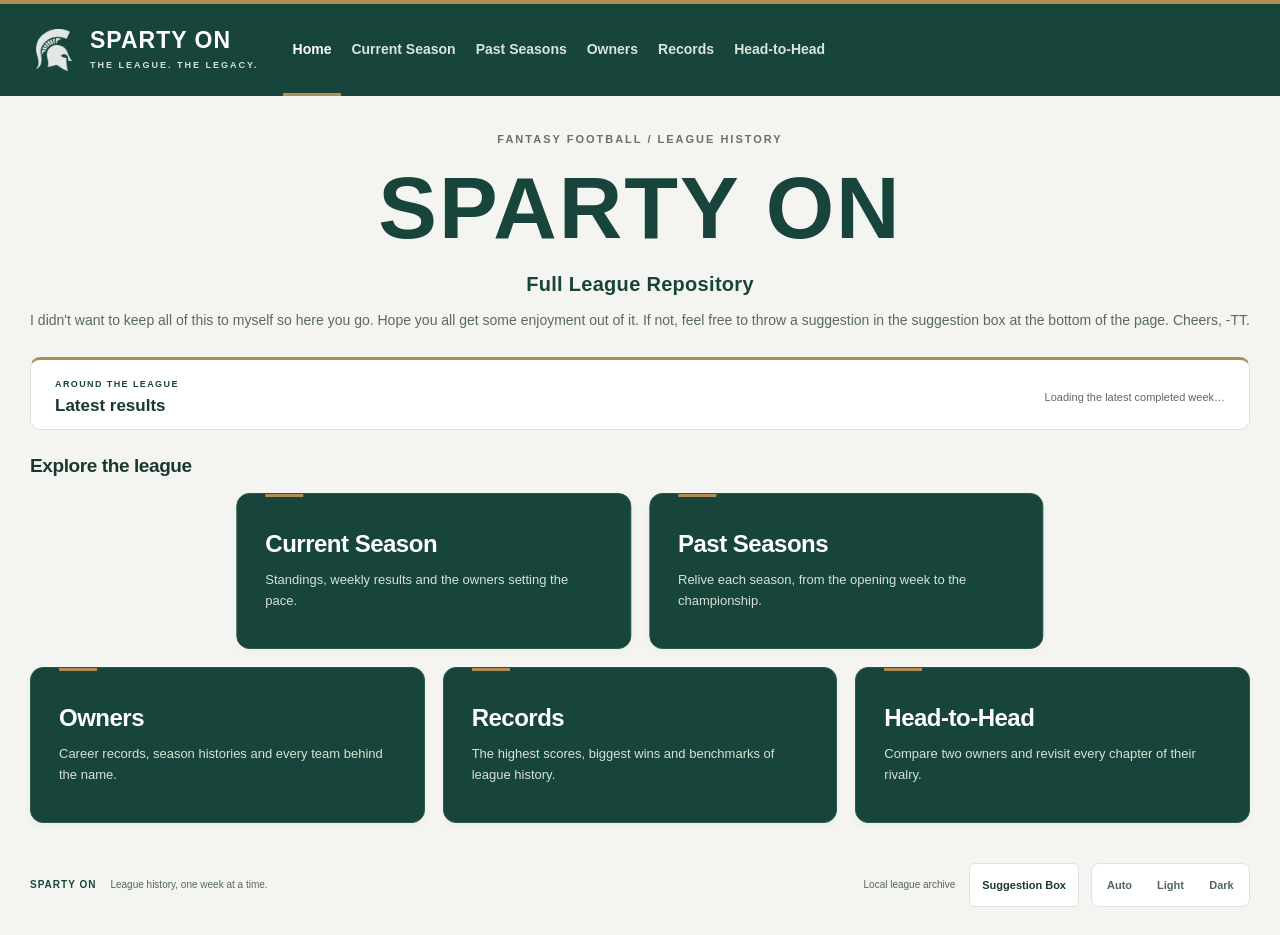
<file: index.html>
<!doctype html>
<html lang="en">
<head>
  <meta charset="utf-8">
  <meta name="viewport" content="width=device-width, initial-scale=1">
  <meta http-equiv="Content-Security-Policy" content="default-src 'none'; script-src 'self' file:; style-src 'self' file:; img-src 'self' file:; connect-src 'self' https://api.sleeper.app; font-src 'none'; object-src 'none'; base-uri 'none'; form-action 'none'">
  <meta name="color-scheme" content="light dark">
  <title>Sparty On — League History</title>
  <link rel="icon" href="assets/crest.svg" type="image/svg+xml">
  <link rel="stylesheet" href="assets/styles.css?v=3"><link rel="stylesheet" href="assets/sparty.css">
  <script type="text/plain" data-sparty-src="site-data/site-data.js"></script>
  <script type="text/plain" data-sparty-src="site-data/sleeper-sample.js"></script>
  <script type="text/plain" data-sparty-src="assets/sleeper.js?v=season-automation-1"></script>
  <script type="text/plain" data-sparty-src="assets/shared.js"></script>
  <script type="text/plain" data-sparty-src="assets/theme.js"></script><script type="text/plain" data-sparty-src="assets/sparty.js?v=timer-fix-2"></script><script type="text/plain" data-sparty-src="assets/suggestion-box.js"></script>
  <script type="text/plain" data-sparty-src="assets/home.js?v=season-automation-1"></script><script type="text/plain" data-sparty-src="assets/sparty-dialogue.js?v=5"></script><script type="text/plain" data-sparty-src="assets/home-intro.js?v=7"></script>
  <link rel="stylesheet" href="assets/sparty-dialogue.css?v=1">
  <script type="text/plain" data-sparty-src="assets/freshness.js?v=page-sync-2"></script>
  <script src="assets/data-refresh.js?v=3" defer></script>
</head>
<body id="top" class="landing-page">
  <a class="skip-link" href="#main">Skip to content</a>
  <header class="masthead">
    <div class="header-inner">
      <a class="brand" href="index.html" aria-label="Sparty On home"><span class="crest" aria-hidden="true"><img src="assets/spartan-helmet.png" alt=""></span><span><strong>SPARTY ON</strong><small>THE LEAGUE. THE LEGACY.</small></span></a>
      <nav aria-label="Main navigation"><a href="index.html" aria-current="page">Home</a><a href="current-season.html">Current Season</a><a href="seasons.html">Past Seasons</a><a href="owners.html">Owners</a><a href="records.html">Records</a><a href="head-to-head.html">Head-to-Head</a></nav>
      <span class="edition">LOCAL PREVIEW <span aria-hidden="true">/</span> 02</span>
    </div>
  </header>
  <main id="main" tabindex="-1">
    <section class="landing-hero" aria-labelledby="page-title">
      <p class="eyebrow" id="archive-years">FANTASY FOOTBALL / LEAGUE HISTORY</p>
      <h1 id="page-title">SPARTY <span>ON</span></h1>
      <p class="landing-tagline">Full League Repository</p>
      <p class="landing-intro">I didn't want to keep all of this to myself so here you go. Hope you all get some enjoyment out of it. If not, feel free to throw a suggestion in the suggestion box at the bottom of the page. Cheers, -TT.</p>
    </section>
    <section class="home-ticker" aria-labelledby="ticker-title" aria-roledescription="carousel">
      <div class="ticker-topline"><div><p class="eyebrow">AROUND THE LEAGUE</p><h2 id="ticker-title">Latest results</h2></div><p id="ticker-status" role="status">Loading the latest completed week…</p></div>
      <div id="ticker-content" hidden>
        <div class="ticker-stage" id="ticker-stage" aria-live="off" aria-roledescription="slide"></div>
        <div id="ticker-leaders" class="ticker-leaders" hidden><p>TOP SCORERS</p><div id="ticker-leaders-body" class="ticker-leaders-body"></div></div>
        <div class="ticker-bottom"><span id="ticker-counter"></span><div class="ticker-controls"><button type="button" id="ticker-prev" aria-label="Previous matchup">←</button><button type="button" id="ticker-pause" aria-pressed="false">Pause</button><button type="button" id="ticker-next" aria-label="Next matchup">→</button></div></div>
        <p class="sr-only" id="ticker-announcement" role="status"></p>
      </div>
      <noscript><p>Enable JavaScript to view the local results ticker.</p></noscript>
    </section>
    <section class="explore" aria-labelledby="explore-title">
      <div class="explore-heading"><h2 id="explore-title">Explore the league</h2></div>
      <div class="page-tiles">
        <a class="page-tile" href="current-season.html"><span class="tile-title">Current Season</span><span class="tile-description">Standings, weekly results and the owners setting the pace.</span></a>
        <a class="page-tile" href="seasons.html"><span class="tile-title">Past Seasons</span><span class="tile-description">Relive each season, from the opening week to the championship.</span></a>
        <a class="page-tile" href="owners.html"><span class="tile-title">Owners</span><span class="tile-description">Career records, season histories and every team behind the name.</span></a>
        <a class="page-tile" href="records.html"><span class="tile-title">Records</span><span class="tile-description">The highest scores, biggest wins and benchmarks of league history.</span></a>
        <a class="page-tile" href="head-to-head.html"><span class="tile-title">Head-to-Head</span><span class="tile-description">Compare two owners and revisit every chapter of their rivalry.</span></a>
      </div>
    </section>
    <footer><strong>SPARTY ON</strong><p>League history, one week at a time.</p><span id="home-freshness">Local league archive</span><div class="footer-tools"><button class="suggestion-trigger" type="button">Suggestion Box</button><div class="theme-switch" role="group" aria-label="Display theme"><button type="button" data-theme-choice="system" aria-pressed="false">Auto</button><button type="button" data-theme-choice="light" aria-pressed="false">Light</button><button type="button" data-theme-choice="dark" aria-pressed="false">Dark</button></div></div></footer>
  </main>
  <dialog id="section-dialog" aria-labelledby="dialog-title" aria-describedby="dialog-description"><p class="eyebrow">COMING IN A FUTURE PASS</p><h2 id="dialog-title"></h2><p id="dialog-description"></p><p>This preview includes Home, Current Season, Past Seasons and Owners. This section is planned for a future pass.</p><button type="button" id="close-dialog" class="primary-button">Close</button></dialog>
<dialog id="suggestion-dialog" aria-labelledby="suggestion-title"><h2 id="suggestion-title">Suggestion Box</h2><p>Go Fuck Yourself</p><form method="dialog"><button type="submit">Close</button></form></dialog>
</body>
</html>
</file>
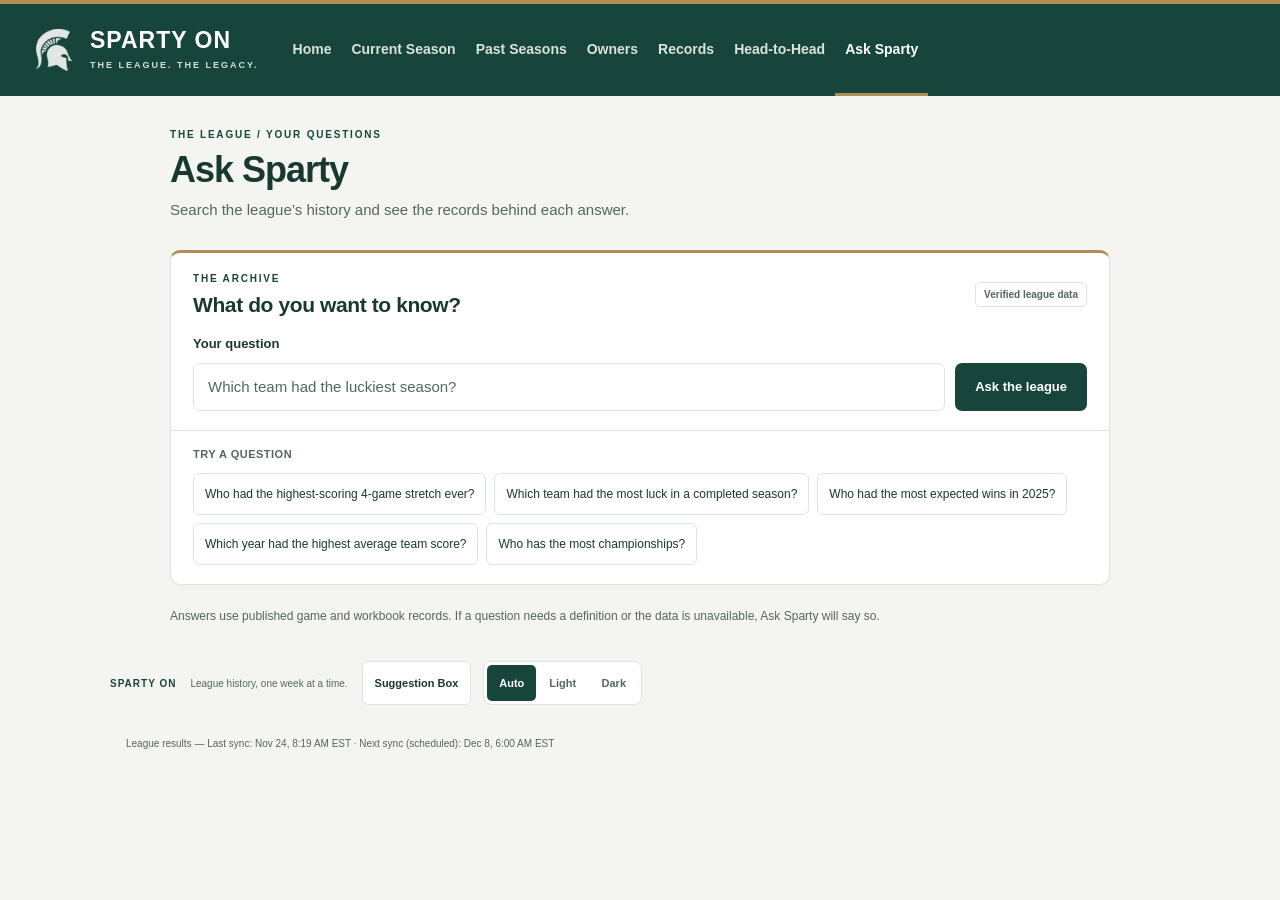
<file: ask.html>
<!doctype html>
<html lang="en">
<head>
  <meta charset="utf-8">
  <meta name="viewport" content="width=device-width, initial-scale=1">
  <meta http-equiv="Content-Security-Policy" content="default-src 'none'; script-src 'self'; style-src 'self'; img-src 'self'; connect-src 'self' https://sparty.jdalgleish14.workers.dev; font-src 'none'; object-src 'none'; base-uri 'none'; form-action 'none'">
  <meta name="color-scheme" content="light dark">
  <title>Ask Sparty — Sparty On</title>
  <link rel="icon" href="assets/crest.svg" type="image/svg+xml">
  <link rel="stylesheet" href="assets/styles.css">
  <link rel="stylesheet" href="assets/ask.css?v=20261029-reliability-9">
  <script src="assets/theme.js" defer></script>
  <script src="assets/suggestion-box.js" defer></script>
  <script src="assets/ask-entrance.js?v=20261029-reliability-9" defer></script>
  <script src="assets/ask.js?v=20261029-reliability-9" defer></script>
  <script src="assets/freshness.js?v=page-sync-2" defer></script>
</head>
<body id="top" class="ask-page">
  <a class="skip-link" href="#main">Skip to question form</a>
  <header class="masthead"><div class="header-inner">
    <a class="brand" href="index.html" aria-label="Sparty On home"><span class="crest" aria-hidden="true"><img src="assets/spartan-helmet.png" alt=""></span><span><strong>SPARTY ON</strong><small>THE LEAGUE. THE LEGACY.</small></span></a>
    <nav aria-label="Main navigation"><a href="index.html">Home</a><a href="current-season.html">Current Season</a><a href="seasons.html">Past Seasons</a><a href="owners.html">Owners</a><a href="records.html">Records</a><a href="head-to-head.html">Head-to-Head</a><a href="ask.html" aria-current="page">Ask Sparty</a></nav>
  </div></header>
  <main id="main" tabindex="-1">
    <section id="ask-intro" class="intro ask-intro" aria-labelledby="page-title"><div><p class="eyebrow">THE LEAGUE / YOUR QUESTIONS</p><h1 id="page-title">Ask Sparty</h1><p class="intro-copy">Search the league’s history and see the records behind each answer.</p></div><button id="ask-mascot-trigger" class="ask-mascot" type="button" aria-label="Show Sparty’s greeting"><span id="ask-mascot-sprite" class="ask-mascot-sprite" aria-hidden="true"></span><canvas id="ask-entrance" width="360" height="190" aria-hidden="true" hidden></canvas></button><p id="ask-greeting" class="ask-greeting" role="status" hidden>What do you want to know?</p><div id="ask-speech" class="ask-speech" role="status" aria-live="polite" hidden><p class="ask-speaker">Sparty</p><p id="ask-result" class="ask-result"></p></div></section>
    <section class="panel ask-panel" aria-labelledby="ask-heading">
      <div class="section-heading"><div><p class="eyebrow">THE ARCHIVE</p><h2 id="ask-heading">What do you want to know?</h2></div><span class="chip">Verified league data</span></div>
      <form id="ask-form" class="ask-form"><label for="ask-question">Your question</label><div class="ask-controls"><input id="ask-question" name="question" type="text" maxlength="180" autocomplete="off" required placeholder="Which team had the luckiest season?"><button id="ask-submit" type="submit">Ask the league</button></div></form>
      <div class="ask-examples" aria-label="Example questions"><p>Try a question</p><div><button type="button">Who had the highest-scoring 4-game stretch ever?</button><button type="button">Which team had the most luck in a completed season?</button><button type="button">Who had the most expected wins in 2025?</button><button type="button">Which year had the highest average team score?</button><button type="button">Who has the most championships?</button></div></div>
    </section>
    <p id="ask-status" class="ask-status" role="status" aria-live="polite"></p>
    <section id="ask-answer" class="panel ask-answer" aria-labelledby="answer-heading" hidden>
      <div class="section-heading"><div><p class="eyebrow">FROM THE RECORD BOOK</p><h2 id="answer-heading">Answer</h2></div></div>
      <div class="ask-answer-body"><p id="ask-scope" class="ask-scope"></p><div id="ask-results-table"></div><div id="ask-evidence"></div><p id="ask-source" class="ask-source"></p></div>
    </section>
    <p class="ask-context">Answers use published game and workbook records. If a question needs a definition or the data is unavailable, Ask Sparty will say so.</p>
    <footer><strong>SPARTY ON</strong><p>League history, one week at a time.</p><div class="footer-tools"><button class="suggestion-trigger" type="button">Suggestion Box</button><div class="theme-switch" role="group" aria-label="Display theme"><button type="button" data-theme-choice="system" aria-pressed="false">Auto</button><button type="button" data-theme-choice="light" aria-pressed="false">Light</button><button type="button" data-theme-choice="dark" aria-pressed="false">Dark</button></div></div></footer>
  </main>
  <dialog id="suggestion-dialog" aria-labelledby="suggestion-title"><h2 id="suggestion-title">Suggestion Box</h2><p>Go Fuck Yourself</p><form method="dialog"><button type="submit">Close</button></form></dialog>
</body>
</html>
</file>
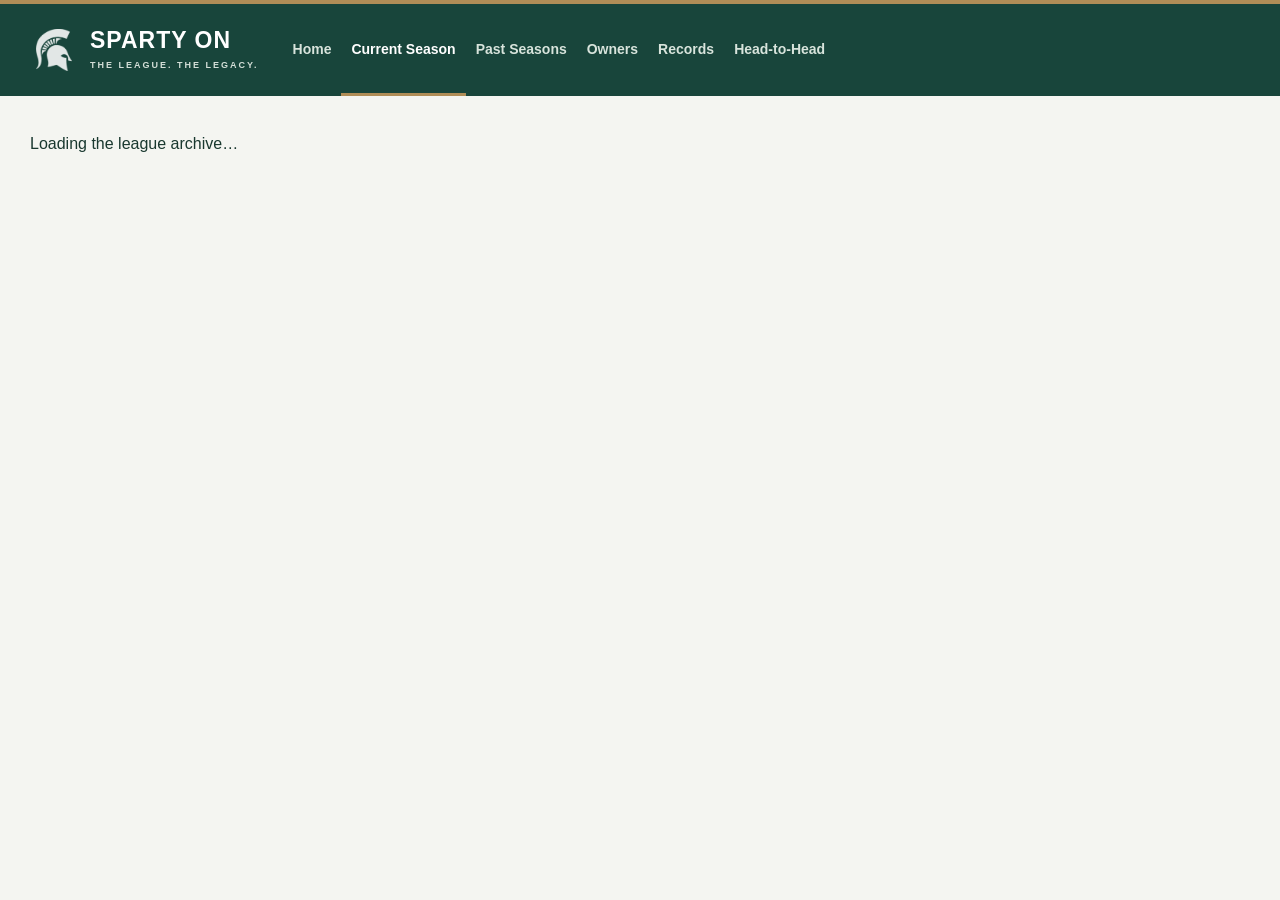
<file: current-season.html>
<!doctype html>
<html lang="en">
<head>
  <meta charset="utf-8">
  <meta name="viewport" content="width=device-width, initial-scale=1">
  <meta http-equiv="Content-Security-Policy" content="default-src 'none'; script-src 'self' file:; style-src 'self' file:; img-src 'self' file:; connect-src 'self'; font-src 'none'; object-src 'none'; base-uri 'none'; form-action 'none'">
  <meta name="color-scheme" content="light dark">
  <title>Current Season — Sparty On</title>
  <link rel="icon" href="assets/crest.svg" type="image/svg+xml">
  <link rel="stylesheet" href="assets/styles.css?v=5">
  <script type="text/plain" data-sparty-src="site-data/site-data.js"></script>
  <script type="text/plain" data-sparty-src="assets/shared.js"></script>
  <script type="text/plain" data-sparty-src="assets/theme.js"></script><script type="text/plain" data-sparty-src="assets/suggestion-box.js"></script>
  <script type="text/plain" data-sparty-src="assets/season-analytics.js"></script>
  <script type="text/plain" data-sparty-src="assets/app.js?v=season-automation-1"></script>
  <script type="text/plain" data-sparty-src="assets/standings-race.js"></script>
  <script type="text/plain" data-sparty-src="assets/schedule-swap.js"></script>
  <script type="text/plain" data-sparty-src="assets/schedule-swap-ui.js"></script>
  <script type="text/plain" data-sparty-src="assets/transactions.js?v=20261028"></script>
  <script type="text/plain" data-sparty-src="assets/freshness.js?v=page-sync-2"></script>
  <script type="text/plain" data-sparty-src="assets/transaction-history.js?v=20261028"></script>
<script type="text/plain" data-sparty-src="assets/season-sections.js?v=20261028"></script>
<script type="text/plain" data-sparty-src="site-data/playoff-predictor.js"></script>
<script type="text/plain" data-sparty-src="assets/playoff-scenarios.js?v=3"></script>
<script type="text/plain" data-sparty-src="assets/postseason.js?v=1"></script>
<script type="text/plain" data-sparty-src="assets/playoff-predictor.js?v=7"></script>
<script src="assets/data-refresh.js?v=20261109-playoff-cache" defer></script>
<link rel="stylesheet" href="assets/season-sections.css?v=20261028"><link rel="stylesheet" href="assets/playoff-predictor.css?v=8"></head>
<body id="top">
  <a class="skip-link" href="#main">Skip to standings</a>
  <header class="masthead">
    <div class="header-inner">
      <a class="brand" href="index.html" aria-label="Sparty On home"><span class="crest" aria-hidden="true"><img src="assets/spartan-helmet.png" alt=""></span><span><strong>SPARTY ON</strong><small>THE LEAGUE. THE LEGACY.</small></span></a>
      <nav aria-label="Main navigation"><a href="index.html">Home</a><a href="current-season.html" aria-current="page">Current Season</a><a href="seasons.html">Past Seasons</a><a href="owners.html">Owners</a><a href="records.html">Records</a><a href="head-to-head.html">Head-to-Head</a></nav>
      <span class="edition">LOCAL PREVIEW <span aria-hidden="true">/</span> 02</span>
    </div>
  </header>
  <main id="main" tabindex="-1">
    <div id="load-status" class="load-status" role="status">Loading the league archive…</div>
    <noscript><p class="load-status">Enable JavaScript in your browser to view this local snapshot. No internet connection is needed.</p></noscript>
    <div id="homepage" hidden>
      <section class="intro" aria-labelledby="page-title">
        <div><p class="eyebrow" id="era-label"></p><h1 id="page-title">Current season</h1><p class="intro-copy">Dig deeper on the current season.</p></div>
        <div class="freshness"><strong id="freshness"></strong><span><i aria-hidden="true"></i> Current season · In progress</span></div>
      </section><div class="season-section-tabs" role="tablist" aria-label="Current season sections"><button type="button" role="tab" id="tab-standings" aria-controls="view-standings" data-season-tab="standings">Standings</button><button type="button" role="tab" id="tab-playoffs" aria-controls="view-playoffs" data-season-tab="playoffs">Playoff Predictor</button><button type="button" role="tab" id="tab-results" aria-controls="view-results" data-season-tab="results">Results</button><button type="button" role="tab" id="tab-transactions" aria-controls="view-transactions" data-season-tab="transactions">Transactions</button><button type="button" role="tab" id="tab-analytics" aria-controls="view-analytics" data-season-tab="analytics">Analytics</button></div><section id="view-standings" class="season-view" role="tabpanel" aria-labelledby="tab-standings" tabindex="0"><section class="panel standings" aria-labelledby="standings-title">
          <div class="section-heading"><div><h2 id="standings-title">Standings</h2></div><span class="chip">Regular season</span></div>
          <div class="table-tools"><p id="standings-context"></p><button id="reset-sort" type="button" hidden>Reset order</button></div>
          <div class="table-scroll" tabindex="0" role="region" aria-label="Current standings; scroll horizontally for additional statistics">
            <table id="standings-table">
              <caption class="sr-only">Current regular-season standings. Column buttons change the display order; rank remains the exported standings rank.</caption>
              <thead><tr><th scope="col" data-sort="rank" aria-sort="ascending"><button type="button"># <span aria-hidden="true">↑</span></button></th><th scope="col">Owner / team</th><th scope="col" class="numeric">W–L<span id="tie-heading" hidden>–T</span></th><th scope="col" class="numeric" data-sort="points_for"><button type="button" title="Sort by points for">PF <span aria-hidden="true">↕</span></button></th><th scope="col" class="numeric" data-sort="max_pf"><button type="button" title="Sort by maximum potential points">Max PF <span aria-hidden="true">↕</span></button></th><th scope="col" class="numeric" data-sort="points_against"><button type="button" title="Sort by points against">PA <span aria-hidden="true">↕</span></button></th><th scope="col" class="numeric" data-sort="average_points_for"><button type="button" title="Sort by average score">Avg <span aria-hidden="true">↕</span></button></th><th scope="col" class="numeric" data-sort="average_margin"><button type="button" title="Sort by average margin">+/− <span aria-hidden="true">↕</span></button></th></tr></thead>
              <tbody id="standings-body"></tbody>
            </table>
          </div>
          <details class="stat-help"><summary>About these stats</summary><div class="table-notes"><p>Order: wins ↓, losses ↑, then points for ↓.</p><p>PF: points for · Max PF: Sleeper’s maximum potential points, including taxi players · PA: points against · Avg: score per game · +/−: average margin</p><p id="max-pf-status">Max PF will appear after the next successful daily Sleeper sync.</p><p class="mobile-hint">Swipe the table sideways to see every column.</p></div></details>
          <p id="sort-status" class="sr-only" role="status"></p>
        </section><section class="panel projected-bracket" aria-labelledby="bracket-title">
          <div class="section-heading"><h2 id="bracket-title">Playoff bracket</h2><span class="chip">Weeks 15–17</span></div>
          <p id="bracket-status" class="analytics-note" role="status">Waiting for current standings…</p>
          <p class="bracket-scroll-hint">Swipe to follow the bracket →</p>
          <div class="bracket-scroll" tabindex="0" role="region" aria-label="Playoff bracket; scroll horizontally to see all rounds"><div id="projected-bracket" hidden></div></div>
        </section><section class="leaders-section" aria-labelledby="leaders-title"><div class="section-line"><h2 id="leaders-title">Setting the pace</h2><p id="leaders-context"></p></div><div class="leaders-grid" id="leaders"></div></section><section class="panel race-panel" id="race-section" aria-labelledby="race-heading" hidden>
        <div class="section-heading"><div><h2 id="race-heading">Standings race</h2></div><span class="chip" id="race-context"></span></div>
        <p class="race-intro">See how each team's regular-season standing changed. Drag the slider beneath the chart or press Play to watch the race.</p>
        <div class="race-grid"><div class="race-graph" tabindex="0" role="region" aria-label="Standings race chart; scroll horizontally on a narrow screen"><svg id="race-chart" viewBox="0 0 740 420" role="img" aria-label="Weekly standing ranks. A full text table is beside the chart."></svg></div><div class="race-controls"><label for="race-week">Week <span id="race-week-label">Week 1</span></label><input type="range" id="race-week" min="1" max="14" value="1" step="any" aria-label="Standings through week"><button type="button" id="race-play" aria-pressed="false">Play</button><label for="race-team" class="race-team-label">Focus on team</label><select id="race-team" aria-label="Focus on a team"><option value="">All teams</option></select></div><div class="race-table-wrap" tabindex="0" role="region" aria-label="Standings through selected week"><table class="race-table"><thead><tr><th scope="col">#</th><th scope="col">Team</th><th scope="col">W–L</th><th scope="col">PF</th></tr></thead><tbody id="race-table-body"></tbody></table></div></div>
        <p class="race-summary" id="race-week-summary" role="status"></p><p class="race-note">Select a team to highlight its path.</p>
      </section></section><section id="view-playoffs" class="season-view" role="tabpanel" aria-labelledby="tab-playoffs" tabindex="0"><section class="panel analytics-panel" id="playoff-predictor" aria-labelledby="playoff-title">
<div class="section-heading"><div><h2 id="playoff-title">Playoff predictor</h2><p id="playoff-status" role="status">Loading predictions…</p></div><span class="chip">8 playoff spots</span></div>
<div id="playoff-content" hidden>
<section class="playoff-overview" aria-labelledby="league-outlook-title"><h3 id="league-outlook-title">League overview</h3>
<div class="table-scroll" tabindex="0" role="region" aria-label="Current playoff predictions"><table><caption class="sr-only">Current predictions without hypothetical picks. Select an owner to explore their outlook.</caption><thead><tr><th scope="col">Owner</th><th scope="col">Record</th><th scope="col">Playoff chance</th><th scope="col">Expected wins</th><th scope="col">Average finish</th><th scope="col">Status</th></tr></thead><tbody id="playoff-body"></tbody></table></div></section>
<div class="playoff-team-picker"><label for="playoff-team">Your team</label><select id="playoff-team"><option value="">Choose a team…</option></select></div>
<p id="team-prompt" class="analytics-note">Choose your team to see its path, rooting interests and remaining games.</p>
<div id="team-explorer" hidden>
<div class="playoff-team-heading"><h3 id="team-heading"></h3><button type="button" id="scenario-reset" hidden>Clear picks</button></div>
<p id="team-summary"></p><p id="scenario-status" role="status" aria-live="polite" hidden></p>
<div id="team-cards" class="playoff-cards"></div>
<details id="scenario-editor" class="playoff-block"><summary>Try different results <span id="pick-count"></span></summary>
<div class="playoff-buttons"><button type="button" id="scenario-winout">Win out</button><button type="button" id="scenario-loseout">Lose out</button></div>
<div class="playoff-week-picker"><label for="scenario-week">Week</label><select id="scenario-week"></select></div>
<div id="scenario-games"></div><button type="button" id="scenario-run" hidden>Try again</button>
</details>
<div id="team-outlook" hidden>
<section class="playoff-block"><h3>Path to a playoff spot</h3><p id="clinch-path"></p><p id="scenario-proof" class="analytics-note" hidden></p><details class="playoff-small-help"><summary>More about this path</summary><p id="clinch-context"></p><p id="scenario-range"></p></details></section>
<section class="playoff-block"><div class="section-heading"><h3>Who to root for</h3><label for="root-week" class="playoff-inline-picker">Week <select id="root-week"><option value="all">All weeks</option></select></label></div><div id="rooting-list"></div></section>
<details class="playoff-block"><summary>Remaining schedule</summary><div class="table-scroll" tabindex="0" role="region" aria-label="Selected team's remaining games"><table><caption class="sr-only">Playoff chance if the selected team wins or loses each game, under the current picks.</caption><thead><tr><th scope="col">Week</th><th scope="col">Opponent</th><th scope="col">Win chance</th><th scope="col" title="Playoff chance if you win this game">If win</th><th scope="col" title="Playoff chance if you lose this game">If lose</th></tr></thead><tbody id="team-schedule"></tbody></table></div></details>
<details class="playoff-block"><summary>Seed chances</summary><div id="seed-bars"></div></details>
<details class="playoff-block"><summary>How many wins might be enough?</summary><div class="table-scroll" tabindex="0" role="region" aria-label="Playoff chances by final win total"><table><thead><tr><th scope="col">Final wins</th><th scope="col">Playoff chance</th><th scope="col">Samples</th><th scope="col">What it means</th></tr></thead><tbody id="finish-paths"></tbody></table></div><p class="analytics-note">Chances reflect your picks. Guaranteed and ruled-out totals refer to the current standings.</p></details>
</div></div></div>
<details class="stat-help"><summary>How it works</summary><p>Eight teams qualify after Week 14. Ties in the standings are broken by total PF. Playoffs are Weeks 15–17, with no byes or reseeding.</p><p>Predictions use this season’s scoring and the remaining schedule. They do not account for lineup changes or injuries. A high playoff chance is not a guaranteed spot.</p><p>Your picks update the selected team’s outlook. The league table always shows the current forecast without picks.</p><details><summary>Calculation details</summary><p>The league forecast uses 50,000 simulations; team scenarios use 20,000. Team scoring is pulled toward the league average using four weeks of league-average scores. Future scores use a shared scoring spread. Picked winners receive simulated scores consistent with that result.</p><p>Rooting suggestions compare your playoff chances under each winner. Close calls need at least 300 samples per outcome and an edge above the estimated 95% sampling margin. These comparisons are estimates, not guarantees. Sampling margins do not cover uncertainty in the scoring model.</p><p>Guaranteed win totals are checked against the remaining schedule, including tied games and changes in PF. With picks, a quicker check may leave the outcome undecided. Simulation results alone never establish a clinch or elimination. Future game ties are not simulated. Standings use wins plus half a win for ties; exact ties on both record and PF need commissioner resolution.</p></details></details>
</section></section><section id="view-results" class="season-view" role="tabpanel" aria-labelledby="tab-results" tabindex="0"><section class="panel results" aria-labelledby="results-title">
          <div class="section-heading"><div><h2 id="results-title"></h2></div><span class="chip">Final</span></div>
          <div class="scoreboard-picker"><label for="scoreboard-week">View completed week</label><select id="scoreboard-week" aria-label="View completed week's results"></select></div>
          <div id="matchups"></div><div class="scoreboard-footer" id="week-summary"></div>
        </section></section><section id="view-transactions" class="season-view" role="tabpanel" aria-labelledby="tab-transactions" tabindex="0"><section class="panel analytics-panel" id="transactions-section" aria-labelledby="transactions-title">
        <div class="section-heading"><div><h2 id="transactions-title">Transaction tracker</h2></div><span class="chip" id="transactions-season">Current season</span></div>
        <p class="analytics-description">Completed trades, free agent pickups and waiver claims this season.</p>
        <p id="transactions-status" class="analytics-note" role="status">Transaction totals will appear after the first automatic sync.</p>
        <div class="analytics-scroll" tabindex="0" role="region" aria-label="Transactions by team; swipe to see every category">
          <table class="analytics-table" id="transactions-table" hidden><caption class="sr-only">Transactions by team. Select a column to sort.</caption>
            <thead><tr><th scope="col">Team</th><th scope="col" class="numeric" data-tx-sort="total" aria-sort="descending"><button type="button">Total</button></th><th scope="col" class="numeric" data-tx-sort="trades"><button type="button">Trades</button></th><th scope="col" class="numeric" data-tx-sort="free_agents"><button type="button">Free agents</button></th><th scope="col" class="numeric" data-tx-sort="waivers"><button type="button">Waivers</button></th></tr></thead>
            <tbody id="transactions-body"></tbody>
          </table>
        </div>
        <details class="stat-help"><summary>About these stats</summary><p class="analytics-note">One move per completed transaction; each trade counts once for every participating team. Drop-only moves and unsuccessful claims are excluded. Total = trades + free agent pickups + waiver claims. Synced daily; tap a column to sort.</p></details>
      </section></section><section id="view-analytics" class="season-view" role="tabpanel" aria-labelledby="tab-analytics" tabindex="0"><p id="analytics-context" class="sr-only"></p><div class="analytics-selector"><label for="analytics-view">Explore analytics</label><select id="analytics-view"><option value="bonus">Bonus standings</option><option value="luck">Luck standings</option><option value="trends">Weekly trends</option><option value="records">Season records</option><option value="swap">Schedule swap</option><option value="difficulty">Schedule difficulty</option></select></div><div data-analytics-view="bonus"><section class="panel analytics-panel" aria-labelledby="bonus-title">
          <div class="section-heading"><div><h2 id="bonus-title">Bonus standings</h2></div></div>
          <p class="analytics-description">Head-to-head record plus one top-half scoring result each week.</p>
          <div class="analytics-scroll" tabindex="0" role="region" aria-label="Bonus standings; scroll horizontally to see every column"><table class="analytics-table"><caption class="sr-only">Bonus standings through the approved current-season week.</caption><thead><tr><th scope="col">#</th><th scope="col">Owner / team</th><th scope="col" class="numeric" title="Position change from regular standings">Change</th><th scope="col" class="numeric">H2H</th><th scope="col" class="numeric">Top half</th><th scope="col" class="numeric">Combined</th><th scope="col" class="numeric">PF</th></tr></thead><tbody id="bonus-body"></tbody></table></div>
          <details class="stat-help"><summary>About these stats</summary><p class="analytics-note" id="bonus-note">The top six scores earn an extra win; the bottom six receive an extra loss. Ranked by combined wins, then points for.</p></details>
        </section></div><div data-analytics-view="luck"><section class="panel analytics-panel" aria-labelledby="luck-title">
          <div class="section-heading"><div><h2 id="luck-title">Luck standings</h2></div></div>
          <p class="analytics-description">Actual wins compared with the wins expected from weekly scoring.</p>
          <div class="analytics-scroll" tabindex="0" role="region" aria-label="Luck standings; scroll horizontally to see every column"><table class="analytics-table"><caption class="sr-only">Luck standings through the approved current-season week.</caption><thead><tr><th scope="col">#</th><th scope="col">Owner / team</th><th scope="col" class="numeric">Record</th><th scope="col" class="numeric">Expected W</th><th scope="col" class="numeric">Luck</th></tr></thead><tbody id="luck-body"></tbody></table></div>
          <details class="stat-help"><summary>About these stats</summary><p class="analytics-note">Expected wins are based on how many teams you outscored each week. Outscoring 8 of the other 11 teams earns 8/11 of an expected win for that week. Add those weekly amounts together to get your season’s expected wins. Luck = actual wins − expected wins. Positive means you’ve won more games than your scoring would suggest; negative means you’ve won fewer.</p></details>
        </section></div><div data-analytics-view="trends"><section class="panel analytics-panel" aria-labelledby="trends-title">
          <div class="section-heading"><div><h2 id="trends-title">Weekly league trends</h2></div></div>
          <p class="analytics-description">How scoring and competitiveness have changed each week.</p>
          <div class="analytics-scroll" tabindex="0" role="region" aria-label="Weekly league trends; scroll horizontally to see every column"><table class="analytics-table" id="trends-table"><caption class="sr-only">Weekly league trends through the approved current-season week.</caption><thead><tr><th scope="col">Week</th><th scope="col" class="numeric">Avg winner</th><th scope="col" class="numeric">Avg loser</th><th scope="col" class="numeric">Total points</th><th scope="col" class="numeric">Avg margin</th></tr></thead><tbody id="trends-body"></tbody></table></div>
          <details class="stat-help"><summary>About these stats</summary><p class="analytics-note">Completed regular-season weeks only. Average margin is the average winning margin across that week’s matchups.</p></details>
        </section></div><div data-analytics-view="records"><section class="panel analytics-panel" aria-labelledby="season-records-title">
          <div class="section-heading"><div><h2 id="season-records-title">Season records</h2></div></div>
          <p class="analytics-description">Highs and lows of the season so far.</p>
          <div class="analytics-scroll" tabindex="0" role="region" aria-label="Season records; scroll horizontally to see every column"><table class="analytics-table"><caption class="sr-only">Season records through the approved current-season week.</caption><thead><tr><th scope="col">Record</th><th scope="col">Week</th><th scope="col" class="numeric">Value</th><th scope="col">Owner / team or matchup</th></tr></thead><tbody id="season-records-body"></tbody></table></div>
          <details class="stat-help"><summary>About these stats</summary><p class="analytics-note">Current-season records only. All tied records are listed. These are in-progress benchmarks, not completed-season records.</p></details>
        </section></div><div data-analytics-view="swap"><section class="panel swap-panel" id="schedule-swap-section" aria-labelledby="swap-title">
        <div class="section-heading"><div><h2 id="swap-title">Schedule Swap Analysis</h2></div><span class="chip" id="swap-context">Regular season</span></div>
        <p class="analytics-description">Compare actual records with results on every schedule. Select a team for its breakdown.</p>
        <p id="swap-status" class="analytics-note" role="status">Loading verified schedule analysis…</p>
        <div id="swap-content" hidden>
          <p class="swap-table-hint">Tap a column to sort. <span class="mobile-hint">Swipe sideways for more columns.</span></p>
          <div class="table-scroll swap-scroll" tabindex="0" role="region" aria-label="Schedule swap summary; swipe sideways for every statistic">
            <table id="swap-summary-table" class="swap-summary-table" data-sync="off">
              <caption class="sr-only">Actual and hypothetical regular-season records. Team buttons open the detailed analysis.</caption>
              <thead><tr>
                <th scope="col" class="swap-team-cell" data-swap-sort="team"><button type="button">Team <span aria-hidden="true">↕</span></button></th>
                <th scope="col" class="numeric" data-swap-sort="actual" aria-sort="descending"><button type="button">Actual <span aria-hidden="true">↓</span></button></th>
                <th scope="col" class="numeric" data-swap-sort="averageWins"><button type="button">Avg Wins <span aria-hidden="true">↕</span></button></th>
                <th scope="col" class="numeric" data-swap-sort="best"><button type="button">Best <span aria-hidden="true">↕</span></button></th>
                <th scope="col" class="numeric" data-swap-sort="worst"><button type="button">Worst <span aria-hidden="true">↕</span></button></th>
                <th scope="col" class="numeric" data-swap-sort="impact"><button type="button">Impact <span aria-hidden="true">↕</span></button></th>
              </tr></thead><tbody id="swap-summary-body"></tbody>
            </table>
          </div>
          <p class="analytics-note swap-note"><strong>Schedule Impact</strong> = actual wins − average wins across all schedules. Positive means the actual schedule helped; negative means it hurt. Avg Wins counts wins only; ties stay separate. <span class="mobile-hint">Swipe sideways for every summary column.</span></p>
          <div class="swap-detail" id="swap-detail">
            <div class="swap-picker"><label for="swap-team">Explore a team</label><select id="swap-team"></select></div>
            <div class="swap-subheading"><h3 id="swap-detail-title" tabindex="-1">Team analysis</h3></div>
            <dl class="swap-stats" id="swap-stats"></dl>
            <div class="table-scroll swap-scroll" tabindex="0" role="region" aria-label="Selected team's record on every schedule">
              <table class="swap-compact-table" data-sync="off"><caption class="sr-only">Hypothetical records compared with the selected team's actual wins.</caption><thead><tr><th scope="col">Borrowed Schedule</th><th scope="col" class="numeric">Record</th><th scope="col" class="numeric">Difference</th></tr></thead><tbody id="swap-detail-body"></tbody></table>
            </div>
            <p class="analytics-note swap-note">Difference = change in wins. Self-matchups use the schedule owner’s score, as a full swap would. Completed regular-season games only.</p>
          </div>
          <p class="sr-only" id="swap-announcement" role="status" aria-live="polite"></p>
        </div>
      </section></div><div data-analytics-view="difficulty"><section class="panel swap-panel swap-difficulty" id="schedule-difficulty-section" aria-labelledby="swap-difficulty-title" hidden>
        <div class="section-heading"><div><h2 id="swap-difficulty-title">Schedule Difficulty</h2></div><span class="chip" id="swap-difficulty-context"></span></div>
        <p class="analytics-description">Hardest to easiest, based on the wins all teams would average on each schedule. Lower means harder.</p>
        <div class="table-scroll swap-scroll" tabindex="0" role="region" aria-label="Schedule difficulty rankings, hardest to easiest">
          <table class="swap-compact-table" data-sync="off"><caption class="sr-only">Difficulty rank one is hardest. Average wins include all teams and each schedule owner's actual result.</caption><thead><tr><th scope="col">Rank</th><th scope="col">Schedule</th><th scope="col" class="numeric">Avg Wins</th></tr></thead><tbody id="swap-difficulty-body"></tbody></table>
        </div>
        <p class="analytics-note swap-note">Difficulty measures the schedule. Impact measures how that schedule affected one team.</p>
      </section></div></section>      <footer><strong>SPARTY ON</strong><p>League history, one week at a time.</p><span id="footer-freshness"></span><div class="footer-tools"><button class="suggestion-trigger" type="button">Suggestion Box</button><div class="theme-switch" role="group" aria-label="Display theme"><button type="button" data-theme-choice="system" aria-pressed="false">Auto</button><button type="button" data-theme-choice="light" aria-pressed="false">Light</button><button type="button" data-theme-choice="dark" aria-pressed="false">Dark</button></div></div></footer>
    </div>
  </main>
  <dialog id="section-dialog" aria-labelledby="dialog-title" aria-describedby="dialog-description"><p class="eyebrow">COMING IN A FUTURE PASS</p><h2 id="dialog-title"></h2><p id="dialog-description"></p><p>This preview includes Home, Current Season, Past Seasons and Owners. This section is planned for a future pass.</p><button type="button" id="close-dialog" class="primary-button">Close</button></dialog>
<dialog id="suggestion-dialog" aria-labelledby="suggestion-title"><h2 id="suggestion-title">Suggestion Box</h2><p>Go Fuck Yourself</p><form method="dialog"><button type="submit">Close</button></form></dialog>
</body>
</html>
</file>
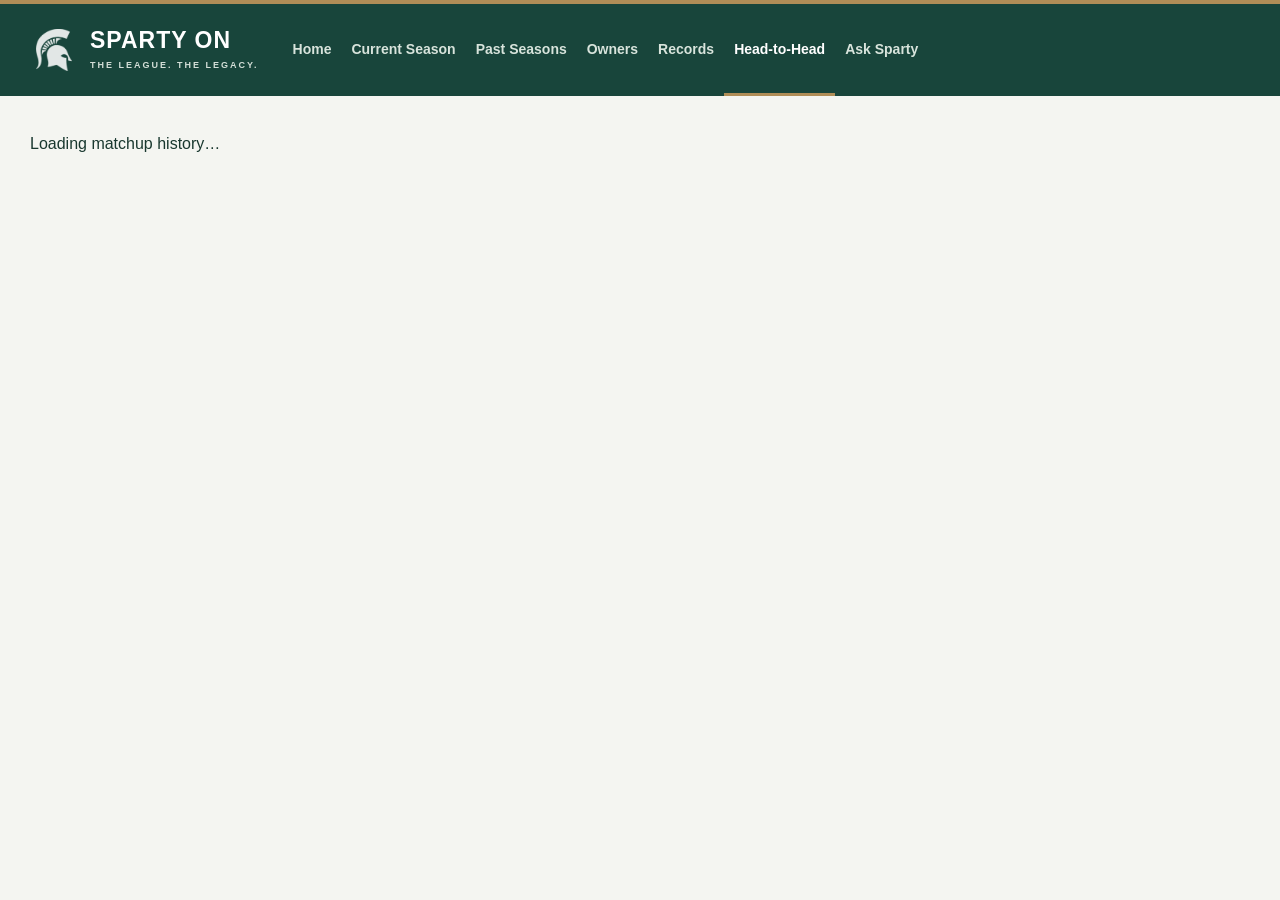
<file: head-to-head.html>
<!doctype html>
<html lang="en">
<head>
  <meta charset="utf-8"><meta name="viewport" content="width=device-width, initial-scale=1">
  <meta http-equiv="Content-Security-Policy" content="default-src 'none'; script-src 'self' file:; style-src 'self' file:; img-src 'self' file:; connect-src 'self'; font-src 'none'; object-src 'none'; base-uri 'none'; form-action 'none'">
  <meta name="color-scheme" content="light dark"><title>Head-to-Head — Sparty On</title>
  <link rel="icon" href="assets/crest.svg" type="image/svg+xml"><link rel="stylesheet" href="assets/styles.css?v=3"><script type="text/plain" data-sparty-src="assets/theme.js"></script><script type="text/plain" data-sparty-src="assets/suggestion-box.js"></script>
  <script type="text/plain" data-sparty-src="site-data/site-data.js"></script><script type="text/plain" data-sparty-src="assets/head-to-head.js?v=season-automation-1"></script>
  <script type="text/plain" data-sparty-src="assets/freshness.js?v=page-sync-2"></script>
  <script src="assets/data-refresh.js?v=3" defer></script>
</head>
<body id="top">
  <a class="skip-link" href="#main">Skip to owner comparison</a>
  <header class="masthead"><div class="header-inner"><a class="brand" href="index.html" aria-label="Sparty On home"><span class="crest" aria-hidden="true"><img src="assets/spartan-helmet.png" alt=""></span><span><strong>SPARTY ON</strong><small>THE LEAGUE. THE LEGACY.</small></span></a><nav aria-label="Main navigation"><a href="index.html">Home</a><a href="current-season.html">Current Season</a><a href="seasons.html">Past Seasons</a><a href="owners.html">Owners</a><a href="records.html">Records</a><a href="head-to-head.html" aria-current="page">Head-to-Head</a><a href="ask.html">Ask Sparty</a></nav></div></header>
  <main id="main" tabindex="-1"><div id="load-status" class="load-status" role="status">Loading matchup history…</div><noscript><p class="load-status">Enable JavaScript to view the local owner history. No connection is needed.</p></noscript>
  <div id="rivalry-page" hidden>
    <section class="intro" aria-labelledby="page-title"><div><p class="eyebrow">THE LEAGUE / EVERY RIVALRY</p><h1 id="page-title">Head-to-Head</h1><p class="intro-copy">Choose two owners and revisit every game between them.</p></div><div class="freshness"><strong id="rivalry-freshness"></strong><span>Current season · In progress</span></div></section>
    <section class="rivalry-selector" aria-label="Choose two different owners"><label>First owner <select id="owner-a" aria-label="Choose first owner"></select></label><button type="button" id="swap-owners" aria-label="Swap selected owners">⇄ <span>Swap</span></button><label>Second owner <select id="owner-b" aria-label="Choose second owner"></select></label></section>
    <section class="rivalry-hero" hidden aria-labelledby="rivalry-title"><p class="eyebrow">ALL PUBLISHED GAMES · REGULAR SEASON + POSTSEASON</p><h2 id="rivalry-title"></h2><div id="rivalry-score" class="rivalry-score" aria-label="Head-to-head wins and losses"></div><p id="rivalry-summary"></p></section>
    <p id="rivalry-prompt" class="selection-prompt">Select two owners to explore their matchup history.</p>
    <div id="rivalry-has-games" hidden>
      <div class="rivalry-grid"><section class="panel" aria-labelledby="stage-heading"><div class="section-heading"><div><p class="eyebrow">WHERE THE GAMES HAPPENED</p><h2 id="stage-heading">By stage</h2></div></div><div class="table-scroll" tabindex="0" role="region" aria-label="Head-to-head stage breakdown; swipe sideways"><table class="rivalry-table"><thead><tr><th scope="col">Stage</th><th scope="col" class="numeric">GP</th><th scope="col" class="numeric" id="stage-record-heading">Record</th><th scope="col" class="numeric" id="stage-pf-heading">PF</th><th scope="col" class="numeric" id="stage-pa-heading">PA</th></tr></thead><tbody id="stage-body"></tbody></table></div><p class="table-notes">Record and points are shown from the first selected owner's perspective.</p></section><section class="panel rivalry-moments" aria-labelledby="moments-heading"><div class="section-heading"><div><p class="eyebrow">THE MATCHUP</p><h2 id="moments-heading">At a glance</h2></div></div><div id="rivalry-moments-body"></div></section></div>
      <section class="panel rivalry-years" aria-labelledby="years-heading"><div class="section-heading"><div><p class="eyebrow">YEAR BY YEAR</p><h2 id="years-heading">Season matchups</h2></div><span class="chip">All games</span></div><div class="table-scroll" tabindex="0" role="region" aria-label="Head-to-head results by year; swipe sideways"><table class="rivalry-table"><thead><tr><th scope="col">Year</th><th scope="col">Team names that year</th><th scope="col" class="numeric">GP</th><th scope="col" class="numeric">Record</th><th scope="col" class="numeric">PF</th><th scope="col" class="numeric">PA</th></tr></thead><tbody id="years-body"></tbody></table></div><p class="table-notes">Records and points are from the first selected owner's perspective. A current-season year is marked In progress.</p></section>
      <section class="panel rivalry-games" aria-labelledby="games-heading"><div class="section-heading"><div><p class="eyebrow">THE FULL HISTORY</p><h2 id="games-heading">Every matchup</h2></div><span class="chip" id="matchup-count"></span></div><div id="rivalry-games-body" class="rivalry-game-grid"></div></section>
    </div>
    <section id="rivalry-empty" class="panel rivalry-empty" hidden><h2>No matchups yet</h2><p>These owners have not met in the published games. Choose another pair to view a rivalry.</p></section>
    <footer><strong>SPARTY ON</strong><p>League history, one week at a time.</p><span id="rivalry-footer"></span><div class="footer-tools"><button class="suggestion-trigger" type="button">Suggestion Box</button><div class="theme-switch" role="group" aria-label="Display theme"><button type="button" data-theme-choice="system" aria-pressed="false">Auto</button><button type="button" data-theme-choice="light" aria-pressed="false">Light</button><button type="button" data-theme-choice="dark" aria-pressed="false">Dark</button></div></div></footer>
  </div></main>
<dialog id="suggestion-dialog" aria-labelledby="suggestion-title"><h2 id="suggestion-title">Suggestion Box</h2><p>Go Fuck Yourself</p><form method="dialog"><button type="submit">Close</button></form></dialog>
</body>
</html>
</file>
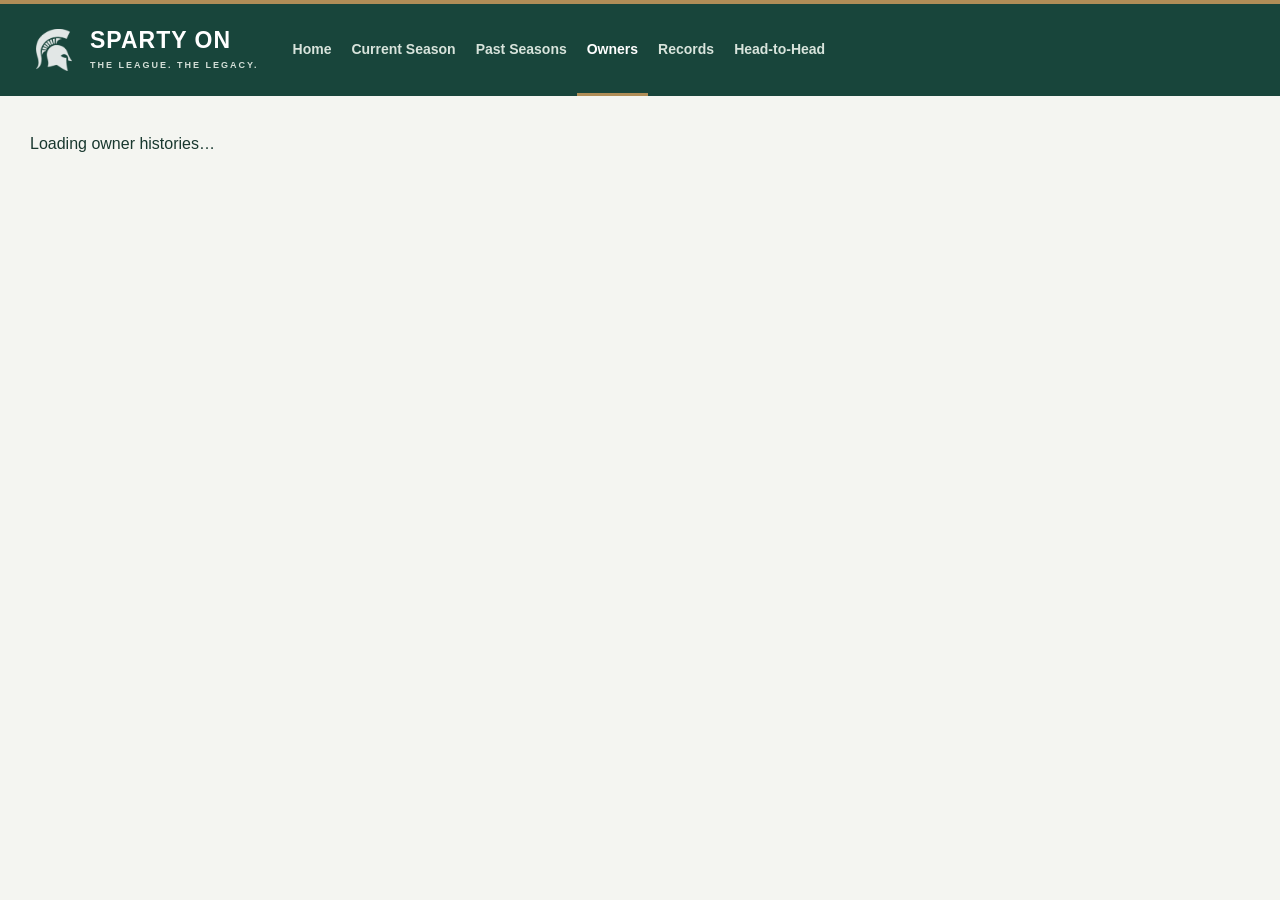
<file: owners.html>
<!doctype html>
<html lang="en">
<head>
  <meta charset="utf-8">
  <meta name="viewport" content="width=device-width, initial-scale=1">
  <meta http-equiv="Content-Security-Policy" content="default-src 'none'; script-src 'self' file:; style-src 'self' file:; img-src 'self' file:; connect-src 'self'; font-src 'none'; object-src 'none'; base-uri 'none'; form-action 'none'">
  <meta name="color-scheme" content="light dark">
  <title>Owners — Sparty On</title>
  <link rel="icon" href="assets/crest.svg" type="image/svg+xml">
  <link rel="stylesheet" href="assets/styles.css?v=3">
  <script type="text/plain" data-sparty-src="site-data/site-data.js"></script>
  <script type="text/plain" data-sparty-src="assets/shared.js"></script>
  <script type="text/plain" data-sparty-src="assets/theme.js"></script><script type="text/plain" data-sparty-src="assets/suggestion-box.js"></script>
  <script type="text/plain" data-sparty-src="assets/owners.js?v=season-automation-1"></script>
  <script type="text/plain" data-sparty-src="assets/freshness.js?v=page-sync-2"></script>
  <script src="assets/data-refresh.js?v=3" defer></script>
</head>
<body id="top">
  <a class="skip-link" href="#main">Skip to owner history</a>
  <header class="masthead"><div class="header-inner">
    <a class="brand" href="index.html" aria-label="Sparty On home"><span class="crest" aria-hidden="true"><img src="assets/spartan-helmet.png" alt=""></span><span><strong>SPARTY ON</strong><small>THE LEAGUE. THE LEGACY.</small></span></a>
    <nav aria-label="Main navigation"><a href="index.html">Home</a><a href="current-season.html">Current Season</a><a href="seasons.html">Past Seasons</a><a href="owners.html" aria-current="page">Owners</a><a href="records.html">Records</a><a href="head-to-head.html">Head-to-Head</a></nav>
  </div></header>
  <main id="main" tabindex="-1">
    <div id="load-status" class="load-status" role="status">Loading owner histories…</div>
    <noscript><p class="load-status">Enable JavaScript to view this local archive. No connection is needed.</p></noscript>
    <div id="owners-page" hidden>
      <section class="intro owner-intro" aria-labelledby="page-title"><div><p class="eyebrow">THE LEAGUE / ITS PEOPLE</p><h1 id="page-title">Owners</h1><p class="intro-copy">A breakdown of each owner and their accolades (or lack thereof).</p></div><span class="owner-intro-count" id="owner-count"></span></section>
      <section class="panel owner-directory" aria-labelledby="directory-heading">
        <div class="section-heading"><div><p class="eyebrow">THE LEAGUE TABLE</p><h2 id="directory-heading">Career wins</h2></div><span class="chip">Regular season + postseason</span></div>
        <p class="directory-note">Select an owner to view their history. Sorted by career wins, then win percentage.</p>
        <div class="table-scroll" tabindex="0" role="region" aria-label="Career wins directory; swipe sideways to see all statistics"><table class="owner-directory-table"><caption class="sr-only">All owners ranked by wins in regular-season and postseason games.</caption><thead><tr><th scope="col">#</th><th scope="col">Owner</th><th scope="col" class="numeric">Seasons</th><th scope="col" class="numeric">W–L–T</th><th scope="col" class="numeric">Win %</th><th scope="col" class="numeric">Titles</th></tr></thead><tbody id="directory-body"></tbody></table></div>
      </section>
      <p id="owner-prompt" class="selection-prompt">Select an owner above or from the menu to view their profile.</p>
      <section class="owner-detail" aria-labelledby="owner-name">
        <div class="owner-profile-head"><div><p class="eyebrow">OWNER PROFILE</p><h2 id="owner-name" tabindex="-1"></h2><p id="owner-latest-team"></p></div><label class="season-picker">Explore an owner <select id="owner-select" aria-label="Choose an owner"></select></label></div>
        <div id="owner-profile-content" hidden>
        <p class="owner-scope" id="owner-scope"></p>
        <div class="owner-metrics" id="owner-metrics" aria-label="Career summary"></div>
        <div class="owner-feature-grid">
          <section class="panel" aria-labelledby="owner-split-heading"><div class="section-heading"><div><p class="eyebrow">CAREER BREAKDOWN</p><h2 id="owner-split-heading">By stage</h2></div></div><div class="table-scroll" tabindex="0" role="region" aria-label="Regular season and postseason career results"><table class="owner-stage-table"><thead><tr><th scope="col">Stage</th><th scope="col" class="numeric">GP</th><th scope="col" class="numeric">W–L–T</th><th scope="col" class="numeric">Win %</th><th scope="col" class="numeric">Avg PF</th><th scope="col" class="numeric">Avg margin</th></tr></thead><tbody id="owner-stage-body"></tbody></table></div><p class="table-notes">Career totals include every published game, including the current season through the approved week.</p></section>
          <section class="panel owner-honors" aria-labelledby="owner-honors-heading"><div class="section-heading"><div><p class="eyebrow">POSTSEASON HISTORY</p><h2 id="owner-honors-heading">Titles &amp; finals</h2></div></div><div id="owner-honors-body"></div></section>
        </div>
        <section class="panel owner-seasons" aria-labelledby="owner-seasons-heading"><div class="section-heading"><div><p class="eyebrow">YEAR BY YEAR</p><h2 id="owner-seasons-heading">Season history</h2></div><span class="chip">Regular-season statistics</span></div><div class="table-scroll" tabindex="0" role="region" aria-label="Owner's yearly team names and regular-season statistics; swipe sideways"><table class="owner-seasons-table"><thead><tr><th scope="col">Year</th><th scope="col">Team</th><th scope="col" class="numeric">W–L–T</th><th scope="col" class="numeric">PF</th><th scope="col" class="numeric">PA</th><th scope="col" class="numeric">Avg PF</th><th scope="col" class="numeric">Avg margin</th><th scope="col">Postseason</th></tr></thead><tbody id="owner-seasons-body"></tbody></table></div><p class="table-notes">Yearly scores and records are regular-season only. Postseason outcome is shown separately. Current-season rows are in progress.</p></section>
        <section class="owner-highlights" aria-labelledby="owner-highlights-heading"><div class="section-line"><h2 id="owner-highlights-heading">Career highlights</h2><p>Records tied to the selected owner</p></div><div class="owner-highlight-grid" id="owner-highlights"></div></section>
        </div>
      </section>
      <footer><strong>SPARTY ON</strong><p>League history, one week at a time.</p><span id="owners-footer"></span><div class="footer-tools"><button class="suggestion-trigger" type="button">Suggestion Box</button><div class="theme-switch" role="group" aria-label="Display theme"><button type="button" data-theme-choice="system" aria-pressed="false">Auto</button><button type="button" data-theme-choice="light" aria-pressed="false">Light</button><button type="button" data-theme-choice="dark" aria-pressed="false">Dark</button></div></div></footer>
    </div>
  </main>
  <dialog id="section-dialog" aria-labelledby="dialog-title" aria-describedby="dialog-description"><p class="eyebrow">COMING IN A FUTURE PASS</p><h2 id="dialog-title"></h2><p id="dialog-description"></p><p>This preview includes Home, Current Season, Past Seasons and Owners. This section is planned for a future pass.</p><button type="button" id="close-dialog" class="primary-button">Close</button></dialog>
<dialog id="suggestion-dialog" aria-labelledby="suggestion-title"><h2 id="suggestion-title">Suggestion Box</h2><p>Go Fuck Yourself</p><form method="dialog"><button type="submit">Close</button></form></dialog>
</body>
</html>
</file>
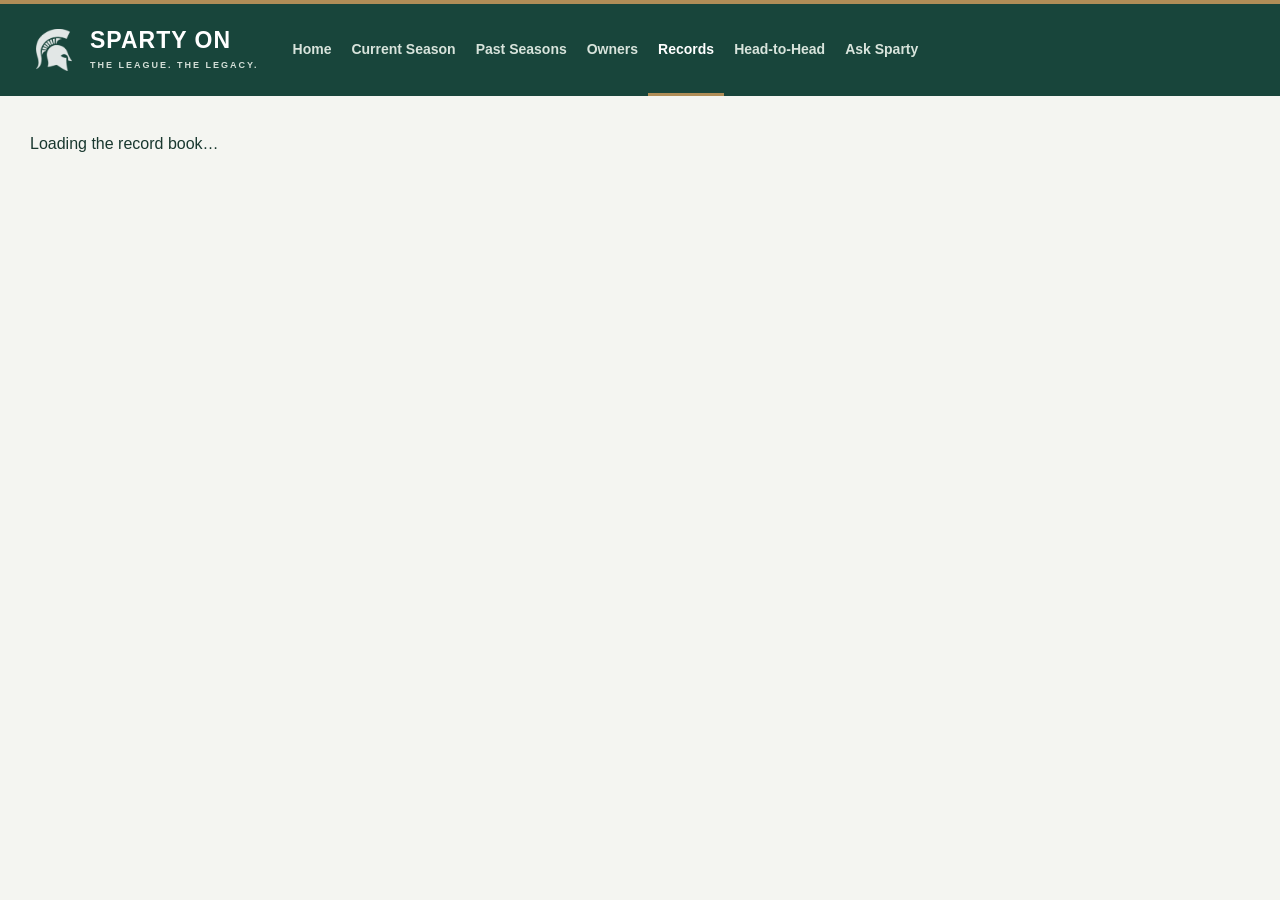
<file: records.html>
<!doctype html>
<html lang="en">
<head>
  <meta charset="utf-8"><meta name="viewport" content="width=device-width, initial-scale=1">
  <meta http-equiv="Content-Security-Policy" content="default-src 'none'; script-src 'self' file:; style-src 'self' file:; img-src 'self' file:; connect-src 'self'; font-src 'none'; object-src 'none'; base-uri 'none'; form-action 'none'">
  <meta name="color-scheme" content="light dark"><title>Records — Sparty On</title>
  <link rel="icon" href="assets/crest.svg" type="image/svg+xml"><link rel="stylesheet" href="assets/styles.css?v=3"><link rel="stylesheet" href="assets/sparty.css?v=records-height-3"><script type="text/plain" data-sparty-src="assets/theme.js"></script><script type="text/plain" data-sparty-src="assets/sparty.js?v=timer-fix-2"></script><script type="text/plain" data-sparty-src="assets/suggestion-box.js"></script>
  <script type="text/plain" data-sparty-src="site-data/site-data.js"></script><script type="text/plain" data-sparty-src="assets/records.js?v=season-automation-1"></script><script type="text/plain" data-sparty-src="assets/records-intro.js?v=3"></script>
  <link rel="stylesheet" href="assets/sparty-dialogue.css?v=1">
  <script type="text/plain" data-sparty-src="site-data/sparty-records.js"></script><script type="text/plain" data-sparty-src="assets/sparty-dialogue.js?v=4"></script>
  <script type="text/plain" data-sparty-src="assets/freshness.js?v=page-sync-2"></script>
  <script src="assets/data-refresh.js?v=4" defer></script>
</head>
<body id="top">
  <a class="skip-link" href="#main">Skip to league records</a>
  <header class="masthead"><div class="header-inner"><a class="brand" href="index.html" aria-label="Sparty On home"><span class="crest" aria-hidden="true"><img src="assets/spartan-helmet.png" alt=""></span><span><strong>SPARTY ON</strong><small>THE LEAGUE. THE LEGACY.</small></span></a><nav aria-label="Main navigation"><a href="index.html">Home</a><a href="current-season.html">Current Season</a><a href="seasons.html">Past Seasons</a><a href="owners.html">Owners</a><a href="records.html" aria-current="page">Records</a><a href="head-to-head.html">Head-to-Head</a><a href="ask.html">Ask Sparty</a></nav></div></header>
  <main id="main" tabindex="-1"><div id="load-status" class="load-status" role="status">Loading the record book…</div><noscript><p class="load-status">Enable JavaScript to view this local snapshot. No connection is needed.</p></noscript>
  <div id="records-page" hidden>
    <section class="intro" aria-labelledby="page-title"><div><p class="eyebrow">THE LEAGUE / THE RECORD BOOK</p><h1 id="page-title">Records</h1><p class="intro-copy">Individual games, season highs and lows, and the streaks that defined the league.</p></div><div class="freshness"><strong id="records-freshness"></strong><span>Current season · In progress</span></div></section>
    <section class="record-intro"><button class="sparty-peek" type="button" aria-label="Wave to Sparty"><span class="sparty-peek-sprite" aria-hidden="true"></span></button><div><p class="eyebrow">LEAGUE HISTORY AT A GLANCE</p><h2>The record book</h2><p>Explore published games, season extremes, individual streaks and league-wide weeks.</p></div><div class="record-intro-counts" id="record-counts"></div></section>
    <div class="record-group">
      <section class="panel records-panel" aria-labelledby="game-heading"><div class="section-heading"><div><p class="eyebrow">REGULAR SEASON + POSTSEASON</p><h2 id="game-heading">Game leaderboards</h2></div><label class="week-picker">Record type <select id="game-category" aria-label="Choose a game leaderboard"><option value="highest_scores">Highest scores</option><option value="lowest_scores">Lowest scores</option><option value="lowest_winning_scores">Lowest scores in a win</option><option value="highest_losing_scores">Highest scores in a loss</option><option value="largest_margins">Biggest winning margins</option><option value="closest_games">Closest games</option></select></label></div><p class="records-description" id="game-description"></p><div class="table-scroll" tabindex="0" role="region" aria-label="Game leaderboard; swipe sideways to see every column"><table class="record-table" id="game-records-table"><thead><tr><th scope="col">#</th><th scope="col" class="numeric" id="game-value-heading">Score</th><th scope="col">Owner / team</th><th scope="col">Opponent</th><th scope="col" class="numeric" id="final-score-heading" hidden>Final score</th><th scope="col">Year / game</th></tr></thead><tbody id="game-records-body"></tbody></table></div><p class="table-notes">Top 25 entries per leaderboard. Team names reflect the year played; the current season is included through the approved week. Final scores follow the Owner–Opponent order shown in the table.</p></section>
      <section class="panel records-panel" aria-labelledby="season-heading"><div class="section-heading"><div><p class="eyebrow" id="season-scope">COMPLETED SEASONS ONLY</p><h2 id="season-heading">Season leaderboards</h2></div><label class="week-picker">Season metric <select id="season-category" aria-label="Choose a completed-season leaderboard"><option value="record">Best win percentage</option><option value="points_for">Most points scored</option><option value="average_points_for">Highest average score</option><option value="average_margin">Best average margin</option></select></label></div><p class="records-description" id="season-description"></p><div class="table-scroll" tabindex="0" role="region" aria-label="Completed-season leaderboard; swipe sideways for all columns"><table class="record-table"><thead><tr><th scope="col">#</th><th scope="col" class="numeric" id="season-value-heading">Win %</th><th scope="col">Owner / team</th><th scope="col">Year</th><th scope="col" class="numeric">Record</th><th scope="col" class="numeric">GP</th></tr></thead><tbody id="season-records-body"></tbody></table></div><p class="table-notes" id="season-notes">Top 25 complete owner-seasons. The current season remains visible on Past Seasons and Owners, but cannot yet qualify as a full-season record.</p></section>
      <section class="panel records-panel" aria-labelledby="streak-heading"><div class="section-heading"><div><p class="eyebrow">INDIVIDUAL HIGHS + LOWS</p><h2 id="streak-heading">Individual streak records</h2></div><label class="week-picker">Streak type <select id="streak-category" aria-label="Choose an individual streak record"></select></label></div><p class="records-description" id="streak-description"></p><div class="table-scroll" tabindex="0" role="region" aria-label="Individual streak leaderboard; swipe sideways for all columns"><table class="record-table"><thead><tr><th scope="col">#</th><th scope="col" class="numeric">Length</th><th scope="col">Owner / starting team</th><th scope="col">Start</th><th scope="col">End</th></tr></thead><tbody id="streak-records-body"></tbody></table></div><p class="table-notes">Top 25 separate runs, including published current-season games. An owner can appear more than once. Length counts games for win/loss streaks and weeks for scoring streaks. End is the last qualifying game, including runs still in progress.</p></section>
      <section class="panel records-panel" aria-labelledby="week-heading"><div class="section-heading"><div><p class="eyebrow">REGULAR-SEASON WEEKS</p><h2 id="week-heading">League weekly records</h2></div><label class="week-picker">Weekly metric <select id="week-category" aria-label="Choose a weekly league record"></select></label></div><p class="records-description" id="week-description"></p><div class="table-scroll" tabindex="0" role="region" aria-label="League weekly leaderboard; swipe sideways for all columns"><table class="record-table weekly-records-table"><colgroup><col class="weekly-rank"><col class="weekly-year"><col class="weekly-week"><col class="weekly-value"><col class="weekly-teams"><col></colgroup><thead><tr><th scope="col">#</th><th scope="col">Year</th><th scope="col">Week</th><th scope="col" class="numeric" id="week-value-heading">Value</th><th scope="col" class="numeric">Teams</th><th scope="col" id="week-context-heading">Context</th></tr></thead><tbody id="week-records-body"></tbody></table></div><p class="table-notes">The league had 12 and 14 team seasons. Scoring totals include an average per team; score-count records include a share of teams for comparison. Current completed weeks are included.</p></section>
    </div>
    <footer><strong>SPARTY ON</strong><p>League history, one week at a time.</p><span id="records-footer"></span><div class="footer-tools"><button class="suggestion-trigger" type="button">Suggestion Box</button><div class="theme-switch" role="group" aria-label="Display theme"><button type="button" data-theme-choice="system" aria-pressed="false">Auto</button><button type="button" data-theme-choice="light" aria-pressed="false">Light</button><button type="button" data-theme-choice="dark" aria-pressed="false">Dark</button></div></div></footer>
  </div></main>
<dialog id="suggestion-dialog" aria-labelledby="suggestion-title"><h2 id="suggestion-title">Suggestion Box</h2><p>Go Fuck Yourself</p><form method="dialog"><button type="submit">Close</button></form></dialog>
</body>
</html>
</file>
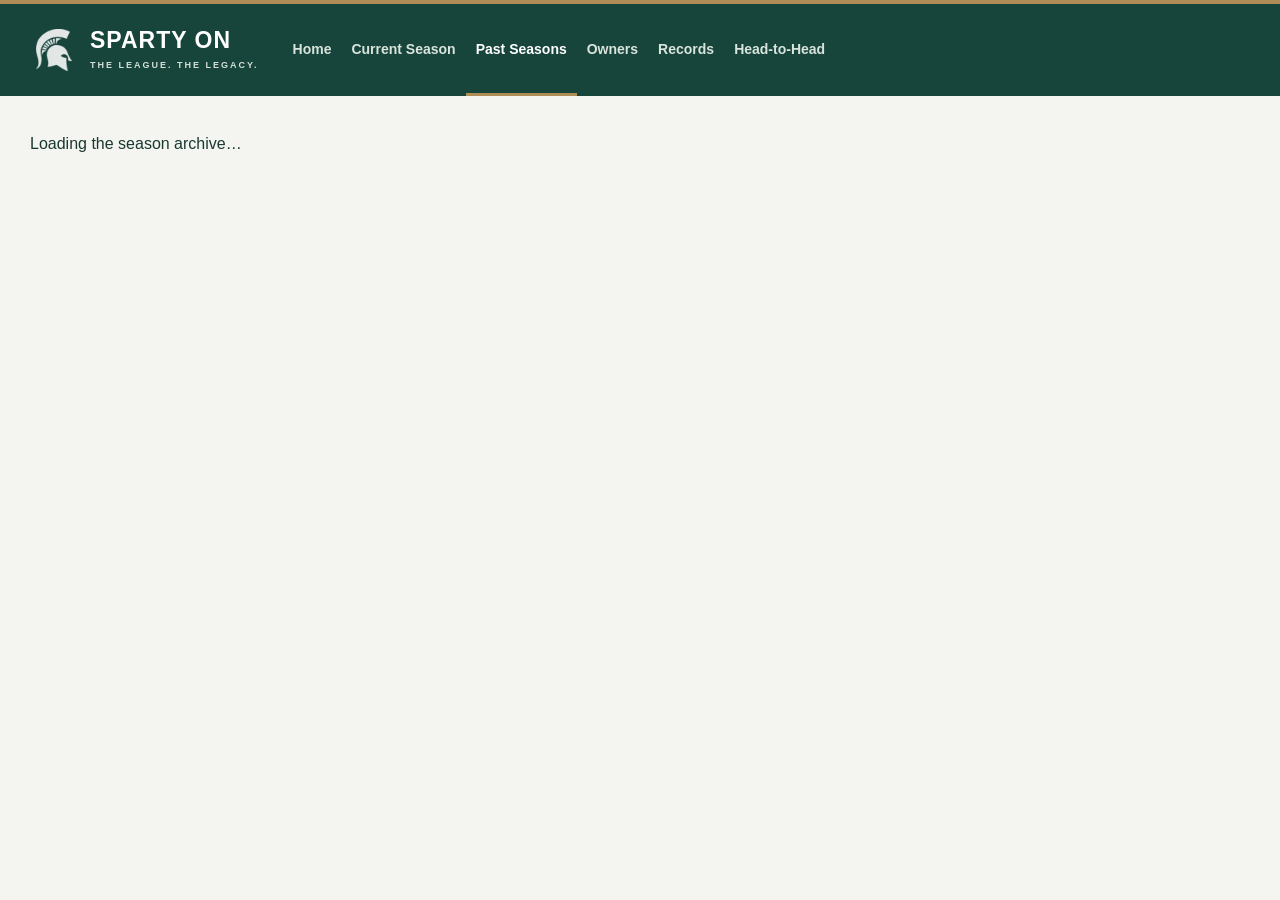
<file: seasons.html>
<!doctype html>
<html lang="en">
<head>
  <meta charset="utf-8">
  <meta name="viewport" content="width=device-width, initial-scale=1">
  <meta http-equiv="Content-Security-Policy" content="default-src 'none'; script-src 'self' file:; style-src 'self' file:; img-src 'self' file:; connect-src 'self'; font-src 'none'; object-src 'none'; base-uri 'none'; form-action 'none'">
  <meta name="color-scheme" content="light dark">
  <title>Past Seasons — Sparty On</title>
  <link rel="icon" href="assets/crest.svg" type="image/svg+xml">
  <link rel="stylesheet" href="assets/styles.css?v=3">
  <link rel="stylesheet" href="assets/sparty.css">
  <script type="text/plain" data-sparty-src="site-data/site-data.js"></script>
  <script type="text/plain" data-sparty-src="assets/shared.js"></script>
  <script type="text/plain" data-sparty-src="assets/theme.js"></script><script type="text/plain" data-sparty-src="assets/sparty.js?v=timer-fix-2"></script><script type="text/plain" data-sparty-src="assets/suggestion-box.js"></script>
  <script type="text/plain" data-sparty-src="assets/season-analytics.js"></script>
  <script type="text/plain" data-sparty-src="assets/seasons.js?v=season-automation-1"></script>
  <script type="text/plain" data-sparty-src="assets/standings-race.js"></script>
  <script type="text/plain" data-sparty-src="assets/freshness.js?v=page-sync-2"></script>
  <script src="assets/data-refresh.js?v=3" defer></script>
</head>
<body id="top">
  <a class="skip-link" href="#main">Skip to season history</a>
  <header class="masthead"><div class="header-inner">
    <a class="brand" href="index.html" aria-label="Sparty On home"><span class="crest" aria-hidden="true"><img src="assets/spartan-helmet.png" alt=""></span><span><strong>SPARTY ON</strong><small>THE LEAGUE. THE LEGACY.</small></span></a>
    <nav aria-label="Main navigation"><a href="index.html">Home</a><a href="current-season.html">Current Season</a><a href="seasons.html" aria-current="page">Past Seasons</a><a href="owners.html">Owners</a><a href="records.html">Records</a><a href="head-to-head.html">Head-to-Head</a></nav>
  </div></header>
  <main id="main" tabindex="-1">
    <div id="load-status" class="load-status" role="status">Loading the season archive…</div>
    <noscript><p class="load-status">Enable JavaScript to view the local season archive. No connection is needed.</p></noscript>
    <div id="seasons-page" hidden>
      <section class="intro season-intro" aria-labelledby="page-title">
        <div><p class="eyebrow">THE LEAGUE / YEAR BY YEAR</p><h1 id="page-title">Past Seasons</h1><p class="intro-copy">Relive the glory days and the champions of years past</p></div>
        <label class="season-picker">Explore a year <select id="year-select" aria-label="Select a Season"></select></label>
      </section>
      <section class="season-banner" aria-labelledby="season-heading">
        <div><p class="eyebrow" id="season-era"></p><h2 id="season-heading"></h2><p id="season-subtitle"></p></div>
        <span class="season-state" id="season-state"></span>
      </section>
      <div class="season-metrics" id="season-metrics" aria-label="Season at a glance"></div>
      <section class="season-history-grid" aria-label="Season standings and postseason">
        <section class="panel standings" aria-labelledby="historic-standings-heading">
          <div class="section-heading"><div><p class="eyebrow">THE TABLE</p><h2 id="historic-standings-heading">Regular-season standings</h2></div><span class="chip" id="standings-chip"></span></div>
          <div class="table-scroll" tabindex="0" role="region" aria-label="Season standings; scroll horizontally for additional statistics">
            <table class="historic-table"><caption class="sr-only">Regular-season standings ordered by wins, losses, then points for.</caption><thead><tr><th scope="col">#</th><th scope="col">Owner / team</th><th scope="col" class="numeric">W–L–T</th><th scope="col" class="numeric">PF</th><th scope="col" class="numeric">PA</th><th scope="col" class="numeric">Avg PF</th><th scope="col" class="numeric">+/−</th></tr></thead><tbody id="historic-standings"></tbody></table>
          </div><p class="table-notes">Sorted by wins, losses, then points for. Team names reflect the selected year. Swipe sideways on smaller screens.</p>
        </section>
        <section class="panel season-playoffs" aria-labelledby="postseason-heading">
          <div class="section-heading"><div><p class="eyebrow">THE ROAD TO THE TITLE</p><h2 id="postseason-heading">Postseason</h2></div><span class="chip" id="postseason-chip"></span></div>
          <div id="season-honors" class="season-honors"></div>
          <div id="postseason-rounds"></div>
        </section>
      </section>
      <section class="panel race-panel" id="race-section" aria-labelledby="race-heading" hidden>
        <div class="section-heading"><div><p class="eyebrow">THE RACE / WEEK BY WEEK</p><h2 id="race-heading">Standings race</h2></div><span class="chip" id="race-context"></span></div>
        <p class="race-intro">See how each team's regular-season standing changed. Drag the slider beneath the chart or press Play to watch the race.</p>
        <div class="race-grid"><div class="race-graph" tabindex="0" role="region" aria-label="Standings race chart; scroll horizontally on a narrow screen"><svg id="race-chart" viewBox="0 0 740 420" role="img" aria-label="Weekly standing ranks. A full text table is beside the chart."></svg></div><div class="race-controls"><label for="race-week">Week <span id="race-week-label">Week 1</span></label><input type="range" id="race-week" min="1" max="14" value="1" step="any" aria-label="Standings through week"><button type="button" id="race-play" aria-pressed="false">Play</button><label for="race-team" class="race-team-label">Focus on team</label><select id="race-team" aria-label="Focus on a team"><option value="">All teams</option></select></div><div class="race-table-wrap" tabindex="0" role="region" aria-label="Standings through selected week"><table class="race-table"><thead><tr><th scope="col">#</th><th scope="col">Team</th><th scope="col">W–L</th><th scope="col">PF</th></tr></thead><tbody id="race-table-body"></tbody></table></div></div>
        <p class="race-summary" id="race-week-summary" role="status"></p><p class="race-note">Select a team to highlight its path.</p>
      </section>
      <section class="season-detail-section" aria-labelledby="year-detail-heading">
        <div class="section-line"><h2 id="year-detail-heading">More from this season</h2><p id="year-detail-context"></p></div>
        <div class="analytics-grid">
          <section class="panel analytics-panel" aria-labelledby="year-bonus-heading">
            <div class="section-heading"><div><p class="eyebrow">ALTERNATE STANDINGS</p><h2 id="year-bonus-heading">Standings with top-half bonus</h2></div></div>
            <p class="analytics-description">Each team earns one extra result per week based on whether its score ranks in the top half.</p>
            <div class="analytics-scroll" tabindex="0" role="region" aria-label="Season standings with top-half scoring bonus"><table class="analytics-table"><thead><tr><th scope="col">#</th><th scope="col">Owner / team</th><th scope="col" class="numeric" title="Position change from regular standings">Change</th><th scope="col" class="numeric">H2H</th><th scope="col" class="numeric">Top half</th><th scope="col" class="numeric">Combined</th><th scope="col" class="numeric">PF</th></tr></thead><tbody id="year-bonus-body"></tbody></table></div>
            <p class="analytics-note" id="year-bonus-note"></p>
          </section>
          <section class="panel analytics-panel" aria-labelledby="year-luck-heading">
            <div class="section-heading"><div><p class="eyebrow">RESULTS VS SCORING</p><h2 id="year-luck-heading">Wins above expected</h2></div></div>
            <p class="analytics-description">Compare head-to-head wins with the wins expected from each week's scores against the league.</p>
            <div class="analytics-scroll" tabindex="0" role="region" aria-label="Season wins above expected standings"><table class="analytics-table"><thead><tr><th scope="col">#</th><th scope="col">Owner / team</th><th scope="col" class="numeric">Record</th><th scope="col" class="numeric">Expected W</th><th scope="col" class="numeric">Luck</th></tr></thead><tbody id="year-luck-body"></tbody></table></div>
            <p class="analytics-note">Expected wins are based on how many teams you outscored each week. Outscoring 8 of the other 11 teams earns 8/11 of an expected win for that week. Add those weekly amounts together to get your season’s expected wins. Luck = actual wins − expected wins. Positive means you’ve won more games than your scoring would suggest; negative means you’ve won fewer.</p>
          </section>
          <section class="panel analytics-panel" aria-labelledby="year-records-heading">
            <div class="section-heading"><div><p class="eyebrow">REGULAR-SEASON MATCHUPS</p><h2 id="year-records-heading">Season game records</h2></div></div>
            <p class="analytics-description">Single-game scores and winning margins from the selected season.</p>
            <div class="analytics-scroll" tabindex="0" role="region" aria-label="Selected season game records"><table class="analytics-table" id="year-records-table"><thead><tr><th scope="col">Record</th><th scope="col">Week</th><th scope="col" class="numeric">Value</th><th scope="col">Owner / team or matchup</th></tr></thead><tbody id="year-records-body"></tbody></table></div>
            <p class="analytics-note">All tied records are shown. Postseason games are excluded.</p>
          </section>
          <section class="panel analytics-panel" aria-labelledby="year-extremes-heading">
            <div class="section-heading"><div><p class="eyebrow">TEAM TOTALS</p><h2 id="year-extremes-heading">Team scoring highs &amp; lows</h2></div></div>
            <p class="analytics-description">Season totals for points scored and allowed, with averages per game.</p>
            <div class="analytics-scroll" tabindex="0" role="region" aria-label="Season team scoring highs and lows"><table class="analytics-table"><thead><tr><th scope="col">Statistic</th><th scope="col">Owner / team</th><th scope="col" class="numeric">Season total</th><th scope="col" class="numeric">Avg / game</th></tr></thead><tbody id="year-extremes-body"></tbody></table></div>
            <p class="analytics-note">Points against measures opponent scoring in head-to-head regular-season games.</p>
          </section>
        </div>
        <p class="analytics-mobile-note">Swipe sideways within a table to view every column.</p>
      </section>
      <section class="panel season-weekly" aria-labelledby="weeks-heading">
        <div class="section-heading"><div><p class="eyebrow">WEEK BY WEEK</p><h2 id="weeks-heading">Regular-season results</h2></div><label class="week-picker">Choose a week <select id="week-select" aria-label="Choose a regular-season week"></select></label></div>
        <p class="weekly-context" id="weekly-context"></p>
        <div id="season-week-games" class="season-week-grid"></div>
      </section>
      <footer><strong>SPARTY ON</strong><p>League history, one week at a time.</p><span id="season-footer"></span><div class="footer-tools"><button class="suggestion-trigger" type="button">Suggestion Box</button><div class="theme-switch" role="group" aria-label="Display theme"><button type="button" data-theme-choice="system" aria-pressed="false">Auto</button><button type="button" data-theme-choice="light" aria-pressed="false">Light</button><button type="button" data-theme-choice="dark" aria-pressed="false">Dark</button></div></div></footer>
    </div>
  </main>
  <dialog id="section-dialog" aria-labelledby="dialog-title" aria-describedby="dialog-description"><p class="eyebrow">COMING IN A FUTURE PASS</p><h2 id="dialog-title"></h2><p id="dialog-description"></p><p>This preview includes Home, Current Season, Past Seasons and Owners. This section is planned for a future pass.</p><button type="button" id="close-dialog" class="primary-button">Close</button></dialog>
<dialog id="suggestion-dialog" aria-labelledby="suggestion-title"><h2 id="suggestion-title">Suggestion Box</h2><p>Go Fuck Yourself</p><form method="dialog"><button type="submit">Close</button></form></dialog>
</body>
</html>
</file>
<file: assets/styles.css>
:root{--green:#18453b;--accent:#18453b;--bronze:#b08d57;--ink:#19382f;--muted:#53675d;--line:#dce4df;--paper:#fff;--bg:#f4f5f1;--positive:#17614d;--negative:#974241}
*{box-sizing:border-box}html{scroll-behavior:auto}body{margin:0;background:var(--bg);color:var(--ink);font-family:system-ui,-apple-system,"Segoe UI",Arial,sans-serif;font-size:14px;line-height:1.5}button,input{font:inherit}button,a,input{touch-action:manipulation}button{cursor:pointer}a{color:inherit}button:focus-visible,a:focus-visible,input:focus-visible,[tabindex]:focus-visible{outline:3px solid #b08d57;outline-offset:4px}[hidden]{display:none!important}.sr-only{position:absolute;width:1px;height:1px;padding:0;margin:-1px;overflow:hidden;clip:rect(0,0,0,0);white-space:nowrap;border:0}.skip-link{position:absolute;left:16px;top:-80px;z-index:10;background:white;padding:12px;color:var(--green)}.skip-link:focus{top:12px}
.masthead{background:var(--green);color:#fff;border-top:4px solid var(--bronze)}.header-inner{max-width:1320px;margin:auto;display:flex;align-items:center;gap:42px;padding:22px 30px 0;flex-wrap:wrap}.brand{display:flex;align-items:center;gap:12px;text-decoration:none;padding-bottom:22px}.crest{background:var(--bronze);font-weight:900;letter-spacing:-2px;font-size:24px;display:grid;place-items:center;width:48px;height:48px;border-radius:8px 8px 16px 8px;border-bottom:3px solid #c6a66e}.brand strong{display:block;font-size:23px;line-height:1.15;letter-spacing:1.5px}.brand small{display:block;font-size:9px;font-weight:650;letter-spacing:2px;margin-top:6px;color:#d3ded7}nav{display:flex;align-self:stretch;gap:8px;align-items:stretch}nav a,nav button{border:0;background:none;color:#d8e4dc;padding:0 12px 20px;display:flex;align-items:center;text-decoration:none;font-weight:600;font-size:14px;border-bottom:3px solid transparent;white-space:nowrap}nav a[aria-current]{color:white;border-bottom-color:#c6a66e}nav button:hover,nav a:hover{color:white}.edition{font-size:10px;letter-spacing:1.5px;color:#cad9d0;margin-left:auto;padding-bottom:22px;white-space:nowrap}.edition span{padding:0 8px;color:#c6a66e}
main{max-width:1320px;margin:auto;padding:0 30px;outline:none}.intro{padding:34px 0 28px;display:flex;justify-content:space-between;align-items:center;gap:24px}.eyebrow{font-size:10px;letter-spacing:1.8px;font-weight:800;color:var(--accent);margin:0 0 6px}h1{font-size:clamp(25px,2.9vw,36px);line-height:1.2;letter-spacing:-1px;margin:0}h2{font-size:21px;line-height:1.25;letter-spacing:-.4px;margin:0}.intro-copy{margin:8px 0 0;color:var(--muted);font-size:15px}.freshness{text-align:right;flex-shrink:0}.freshness strong{font-size:16px;display:block}.freshness span{display:flex;justify-content:flex-end;align-items:center;gap:7px;color:var(--muted);font-size:12px;margin-top:6px}.freshness i{width:7px;height:7px;background:var(--accent);border-radius:50%}
.season-grid{display:grid;grid-template-columns:minmax(0,2.05fr) minmax(320px,1fr);gap:24px;align-items:start}.panel{background:var(--paper);border:1px solid var(--line);border-radius:10px;overflow:hidden;box-shadow:0 3px 12px #18453b04}.section-heading{display:flex;justify-content:space-between;align-items:center;gap:12px;padding:22px 22px 18px}.chip{border:1px solid var(--line);border-radius:5px;padding:4px 8px;color:var(--muted);font-size:10px;font-weight:700;white-space:nowrap}.table-tools{display:flex;justify-content:space-between;align-items:center;gap:12px;padding:0 22px 14px;min-height:30px;font-size:11px;color:var(--muted)}.table-tools p{margin:0}.table-tools button{border:0;background:none;text-decoration:underline;color:var(--accent);padding:3px}.table-scroll{overflow-x:auto;overscroll-behavior-x:contain}table{width:100%;border-collapse:collapse;font-variant-numeric:tabular-nums}th{background:#f2f5f1;color:var(--muted);font-size:10px;letter-spacing:.5px;font-weight:700;text-align:left;border-top:1px solid var(--line);border-bottom:1px solid var(--line);padding:10px 10px}th button{background:none;color:inherit;border:none;font-weight:inherit;font-size:inherit;padding:6px 0;white-space:nowrap}th button span{color:var(--accent);margin-left:2px}th[aria-sort=ascending],th[aria-sort=descending]{color:var(--accent)}td{border-bottom:1px solid #e6ece7;padding:10px;font-size:13px}td:first-child,th:first-child{padding-left:22px;width:40px}td:last-child,th:last-child{padding-right:22px}.numeric{text-align:right;white-space:nowrap}.owner-cell{min-width:148px}.owner-cell strong{display:block;font-size:13px}.team-name{display:block;color:var(--muted);font-size:11px;line-height:1.35;margin-top:2px;overflow-wrap:anywhere}.standings tbody tr:first-child td{background:#f4f7f2}.standings tbody tr:hover td{background:#edf3ed}.rank-number{color:var(--muted);font-size:11px}.standing-record{font-weight:750}.positive{color:var(--positive)}.negative{color:var(--negative)}.table-notes{padding:13px 22px 16px;color:var(--muted);font-size:10px;line-height:1.65}.table-notes p{margin:0 0 3px}.mobile-hint{display:none}
.matchup{padding:13px 22px 12px;border-top:1px solid var(--line)}.matchup-meta{display:flex;justify-content:space-between;gap:10px;align-items:center;font-size:9px;letter-spacing:1px;text-transform:uppercase;color:var(--muted);margin-bottom:7px}.matchup-meta .margin-label{letter-spacing:0;text-transform:none;font-size:10px}.matchup-side{display:grid;grid-template-columns:minmax(0,1fr) auto;gap:10px;align-items:center;margin:7px 0}.matchup-side strong{display:block;font-size:12px;line-height:1.3}.matchup-side .team-name{font-size:10px;margin-top:1px}.score{font-size:18px;font-weight:600;color:var(--muted);font-variant-numeric:tabular-nums;line-height:1.1}.winner .score{color:var(--accent);font-weight:800}.winner strong{color:var(--ink)}.win-label{font-size:9px;color:var(--accent);font-weight:700;letter-spacing:.3px;margin-left:6px}.scoreboard-footer{padding:14px 22px;background:#f3f6f1;color:var(--muted);font-size:11px;border-top:1px solid var(--line)}.scoreboard-footer strong{color:var(--ink)}
.scoreboard-picker{display:flex;justify-content:space-between;align-items:center;gap:10px;padding:0 22px 14px;color:var(--muted);font-size:11px;font-weight:700}.scoreboard-picker select{min-height:43px;min-width:125px;padding:7px 12px;background:var(--paper);color:var(--ink);border:1px solid var(--line);border-radius:6px;font-size:16px;font-weight:700}.scoreboard-picker select:focus-visible{outline:3px solid var(--bronze);outline-offset:2px}
@media(max-width:700px){.scoreboard-picker{padding:0 16px 13px}.scoreboard-picker select{min-width:116px}}
.leaders-section{margin:30px 0}.section-line{display:flex;justify-content:space-between;gap:16px;align-items:center;margin-bottom:13px}.section-line h2{font-size:20px}.section-line p{color:var(--muted);font-size:11px;margin:0}.leaders-grid{display:grid;grid-template-columns:repeat(3,minmax(0,1fr));gap:16px}.leader-card{background:white;border:1px solid var(--line);border-top:3px solid var(--accent);border-radius:7px;padding:18px 20px;min-width:0}.leader-card h3{font-size:10px;letter-spacing:1px;text-transform:uppercase;margin:0 0 12px;color:var(--muted)}.leader-number{font-size:30px;letter-spacing:-1px;font-weight:800;color:var(--green);line-height:1.15;font-variant-numeric:tabular-nums}.leader-number small{font-size:11px;font-weight:500;letter-spacing:0;margin-left:6px;color:var(--muted)}.leader-name{font-weight:750;margin:10px 0 0;font-size:13px}.leader-detail{color:var(--muted);font-size:11px;margin:3px 0 0;overflow-wrap:anywhere}
.history{background:var(--green);border-radius:10px;color:#fff;padding:28px 28px 20px}.history-heading{display:flex;justify-content:space-between;align-items:center;gap:22px;padding-bottom:24px}.history .eyebrow{color:#d4b880}.history h2{font-size:24px}.history-heading p:not(.eyebrow){color:#cad9d0;font-size:12px;margin:9px 0 0}.history-totals{display:flex;gap:28px;flex-shrink:0}.history-totals strong{font-size:24px;line-height:1.2;display:block;font-variant-numeric:tabular-nums}.history-totals span{display:block;font-size:10px;color:#cad9d0;margin-top:4px}.history-grid{display:grid;grid-template-columns:repeat(3,minmax(0,1fr));border-top:1px solid #4b685b}.history-card{padding:22px 22px 16px 0}.history-card+.history-card{border-left:1px solid #4b685b;padding-left:22px}.history-card h3{font-size:10px;color:#d4b880;letter-spacing:1px;text-transform:uppercase;margin:0 0 12px}.history-value{font-size:31px;font-weight:800;letter-spacing:-1px;margin-bottom:9px}.history-value small{font-size:12px;letter-spacing:0;font-weight:500;margin-left:7px;color:#cad9d0}.history-name{font-size:13px;font-weight:750;margin:0 0 5px}.history-detail{font-size:11px;color:#d8e4dc;margin:4px 0;overflow-wrap:anywhere}.history-note{font-size:10px;line-height:1.6;color:#cad9d0;border-top:1px solid #4b685b;padding-top:14px;margin:4px 0 0}
footer{display:flex;align-items:center;gap:14px;color:var(--muted);padding:26px 0 30px;font-size:10px}footer strong{letter-spacing:1px;color:var(--green)}footer p{margin:0}footer>span{margin-left:auto}.load-status{padding:36px 0;font-size:16px}dialog{max-width:460px;width:calc(100% - 36px);border:1px solid var(--line);border-top:4px solid var(--accent);border-radius:10px;padding:28px;color:var(--ink);box-shadow:0 16px 80px #12332940}dialog::backdrop{background:#18453b80}dialog h2{font-size:26px}dialog p:not(.eyebrow){font-size:14px;color:var(--muted);line-height:1.6}.primary-button{background:var(--accent);color:white;border:0;border-radius:6px;padding:11px 16px;font-weight:650;margin-top:10px}
@media(min-width:1100px){.owner-cell{width:31%}}
@media(max-width:1150px){.header-inner{gap:25px}.edition{display:none}.season-grid{grid-template-columns:minmax(0,1.9fr) minmax(290px,1fr);gap:18px}td,th{padding-left:8px;padding-right:8px}td:first-child,th:first-child{padding-left:15px}td:last-child,th:last-child{padding-right:15px}.owner-cell{min-width:135px}}
@media(max-width:980px){.header-inner{gap:18px}.brand strong{font-size:20px}nav{gap:0}nav a,nav button{padding-left:10px;padding-right:10px;font-size:13px}.season-grid{grid-template-columns:minmax(0,1fr)}#matchups{display:grid;grid-template-columns:repeat(2,minmax(0,1fr))}.matchup:nth-child(even){border-left:1px solid var(--line)}.history-heading{align-items:flex-start;flex-direction:column}.history-totals{gap:40px}.owner-cell{width:34%}}
@media(max-width:700px){.header-inner{padding:18px 18px 0;gap:0;display:block}.brand{padding-bottom:16px;width:fit-content}.brand strong{font-size:22px}.brand small{font-size:8px}.crest{width:42px;height:42px;font-size:22px}nav{width:100%;justify-content:space-between;gap:0}nav a,nav button{font-size:12px;padding:12px 5px 13px;min-height:44px}main{padding:0 16px}.intro{padding:25px 0 22px;display:block}.intro h1{font-size:27px;letter-spacing:-.7px}.intro-copy{font-size:13px}.freshness{text-align:left;margin-top:20px;border-left:3px solid var(--bronze);padding-left:11px}.freshness strong{font-size:14px}.freshness span{justify-content:flex-start;margin-top:3px;font-size:11px}.section-heading{padding:18px 16px 14px}h2{font-size:20px}.chip{font-size:9px}.table-tools{padding:0 16px 13px;flex-wrap:wrap;gap:8px}.numeric{font-size:12px}th.numeric{font-size:10px}td{padding:11px 7px}th{padding:8px 7px}td:first-child,th:first-child{padding-left:14px;width:31px}td:last-child,th:last-child{padding-right:14px}td:nth-child(4),th:nth-child(4){padding-right:14px}.owner-cell{width:auto;min-width:120px}.owner-cell strong{font-size:13px}.team-name{font-size:10px;max-width:220px}.table-notes{padding:13px 16px;font-size:10px}.mobile-hint{display:block}#matchups{display:block}.matchup{padding:12px 16px}.matchup:nth-child(even){border-left:0}.matchup-side{margin:9px 0}.matchup-side strong{font-size:13px}.matchup-side .team-name{font-size:11px;max-width:none}.score{font-size:20px}.scoreboard-footer{padding:14px 16px}.section-line{align-items:flex-start;flex-direction:column;gap:5px}.leaders-section{margin:25px 0}.leaders-grid{grid-template-columns:minmax(0,1fr);gap:10px}.leader-card{padding:16px 18px;display:grid;grid-template-columns:minmax(0,1fr) auto;column-gap:10px}.leader-card h3{grid-column:1;margin-bottom:8px}.leader-number{grid-column:2;grid-row:1/4;align-self:center;font-size:27px}.leader-number small{display:block;text-align:right;margin:4px 0 0}.leader-name{margin:0;font-size:13px}.leader-detail{grid-column:1;margin-top:3px}.history{padding:22px 20px 18px}.history-heading{padding-bottom:18px;gap:18px}.history h2{font-size:23px}.history-totals{width:100%;justify-content:space-between;gap:12px}.history-totals strong{font-size:22px}.history-totals span{font-size:9px}.history-grid{grid-template-columns:minmax(0,1fr)}.history-card{padding:18px 0}.history-card+.history-card{border-left:0;border-top:1px solid #4b685b;padding:18px 0}.history-card h3{margin-bottom:7px}.history-value{font-size:29px;margin-bottom:5px}.history-note{font-size:10px}footer{flex-wrap:wrap;gap:7px 12px;padding:23px 0}footer>span{margin:0;width:100%}}
@media(prefers-reduced-motion:reduce){*{scroll-behavior:auto!important}}

/* Revision 02: Spartan green and white, with custom bronze accents. */
:root{--green:#18453b;--accent:#18453b;--bronze:#b08d57}
body{font-family:Arial,Helvetica,system-ui,sans-serif}
.masthead{border-top:4px solid var(--bronze)}
.header-inner{gap:24px}.edition{display:none}
.crest{background:transparent;color:white;border:1px solid #81998b;border-bottom:3px solid var(--bronze);border-radius:3px;font-family:"Arial Black",Arial,sans-serif;letter-spacing:-2px}
.brand strong{font-family:"Arial Black",Arial,sans-serif;letter-spacing:1px}
nav{gap:0}nav a,nav button{padding-left:10px;padding-right:10px}
nav a[aria-current]{border-bottom-color:var(--bronze)}
.freshness{border-color:var(--bronze)}.history{border-top:3px solid var(--bronze)}
.landing-hero{padding:48px 0 34px;text-align:center}
.landing-hero .eyebrow{color:#667365;font-size:11px;letter-spacing:2px;margin:0 0 16px}
.landing-hero h1{color:var(--green);font-family:Impact,"Arial Black",Arial,sans-serif;font-size:clamp(54px,7.5vw,88px);line-height:1;letter-spacing:2px;font-weight:900;margin:0}
.landing-hero h1 span{color:var(--green)}
.landing-tagline{font-size:20px;font-weight:700;color:var(--green);letter-spacing:.3px;margin:17px 0 10px}
.landing-intro{color:#5a695f;font-size:14px;line-height:1.7;margin:0}
.home-ticker{max-width:100%;background:white;border:1px solid var(--line);border-top:3px solid var(--bronze);border-radius:10px;padding:18px 24px 13px}
.ticker-topline{display:flex;justify-content:space-between;gap:16px;align-items:center}
.ticker-topline .eyebrow{font-size:9px;margin:0 0 3px;letter-spacing:1.4px}
.ticker-topline h2{font-size:17px;letter-spacing:0}
#ticker-status{color:#59695f;font-size:11px;margin:0;max-width:65%}
.ticker-stage{opacity:1;transition:opacity 300ms ease;min-height:98px;padding:14px 0 7px}
.ticker-stage.is-fading{opacity:0}
.ticker-matchup{display:grid;grid-template-columns:minmax(0,1fr) 60px minmax(0,1fr);gap:20px;align-items:center}
.ticker-team{display:grid;grid-template-columns:minmax(0,1fr) auto;gap:15px;align-items:center;min-width:0}
.ticker-team strong{font-size:16px;display:block;color:#53675d;line-height:1.4}
.ticker-team div>span{display:block;font-size:12px;color:#5a695f;overflow-wrap:anywhere;line-height:1.5}
.ticker-team b{font-size:28px;font-variant-numeric:tabular-nums;line-height:1.3;color:#53675d}
.ticker-winner strong,.ticker-winner b{color:var(--green)}
.ticker-win{display:inline-block;font-size:9px;line-height:1.4;border:1px solid #d6c19e;color:#795a2e;padding:1px 4px;border-radius:3px;margin-left:7px;vertical-align:middle}
.ticker-versus{text-align:center;color:#6a776e;font-size:10px;font-weight:700;letter-spacing:1px}
.ticker-game-note{display:flex;gap:9px;justify-content:center;align-items:center;flex-wrap:wrap;font-size:10px;color:#607064;margin-top:11px}
.ticker-badge{color:#765a32;background:#f6f0e6;border:1px solid #ddc9a7;border-radius:4px;font-size:10px;font-weight:700;padding:2px 7px}
.ticker-bottom{display:flex;align-items:center;justify-content:space-between;border-top:1px solid #e5eae3;padding-top:9px;gap:12px}
#ticker-counter{font-size:10px;color:#5f7064;letter-spacing:.4px}
.ticker-controls{display:flex;gap:7px}.ticker-controls button{background:#f4f6f1;color:var(--green);border:1px solid #d9e1d7;border-radius:5px;min-width:38px;min-height:32px;font-weight:700;font-size:13px;padding:5px 9px}
.ticker-controls button:hover{background:#e6eee3}.ticker-controls #ticker-pause{min-width:67px;font-size:11px}
.explore{margin:32px 0 12px}.explore-heading{display:flex;justify-content:space-between;align-items:baseline;gap:15px;margin-bottom:15px}
.explore-heading h2{font-size:19px}.explore-heading p{font-size:11px;color:#617064;margin:0}
.page-tiles{display:grid;grid-template-columns:repeat(3,minmax(0,1fr));gap:18px}
.page-tile{display:flex;flex-direction:column;justify-content:center;align-items:flex-start;background:var(--green);color:white;border:1px solid #295749;border-radius:13px;min-height:156px;padding:26px 28px;text-align:left;text-decoration:none;box-shadow:0 4px 9px #18453b08;position:relative;overflow:hidden}
.page-tile::before{content:"";position:absolute;top:0;left:28px;width:38px;height:3px;background:var(--bronze)}
.page-tile .tile-title{font-family:"Arial Black",Arial,sans-serif;font-size:24px;font-weight:800;line-height:1.2;letter-spacing:-.5px;margin:0 0 12px;overflow-wrap:anywhere}
.page-tile .tile-description{font-size:13px;line-height:1.6;color:#d6e1d6;margin:0;max-width:390px}
.page-tile:hover{background:#235447;border-color:#b08d57}
.featured-tile{grid-column:span 2;background:white;color:var(--green);border:1px solid #cfdbce;border-top:3px solid var(--bronze)}
.featured-tile::before{display:none}.featured-tile .tile-title{font-size:29px}.featured-tile .tile-description{color:#53675d}.featured-tile:hover{background:#edf3e9;border-color:#b08d57}
.landing-page footer{padding:28px 0}.landing-page footer>span{color:#53675d}
@media(max-width:1100px){.header-inner{gap:14px}.brand strong{font-size:19px}.brand small{font-size:8px}nav a,nav button{font-size:12px;padding-left:8px;padding-right:8px}.page-tile{padding:23px}.page-tile .tile-title{font-size:22px}}
@media(max-width:850px){.header-inner{display:block}.brand{width:fit-content;padding-bottom:18px}nav{justify-content:space-between}nav a,nav button{padding:12px 8px 14px;min-height:44px}.page-tiles{grid-template-columns:repeat(2,minmax(0,1fr))}.landing-hero{padding-top:35px}.ticker-matchup{gap:12px;grid-template-columns:minmax(0,1fr) 30px minmax(0,1fr)}.ticker-team b{font-size:24px}}
@media(max-width:700px){nav{flex-wrap:wrap;justify-content:flex-start;column-gap:8px;row-gap:0}nav a,nav button{font-size:12px;padding:10px 4px;min-height:40px}.landing-hero{padding:32px 0 26px}.landing-hero h1{font-size:62px}.landing-tagline{font-size:18px}.landing-intro{font-size:12px}.landing-hero .eyebrow{font-size:9px;letter-spacing:1.4px}.home-ticker{padding:15px 16px 10px}.ticker-topline{gap:10px;align-items:flex-end}.ticker-topline h2{font-size:15px}#ticker-status{font-size:10px;text-align:right}.ticker-stage{min-height:153px;padding-top:12px}.ticker-matchup{display:flex;flex-direction:column;align-items:stretch;gap:10px}.ticker-versus{display:none}.ticker-team{gap:12px}.ticker-team strong{font-size:14px}.ticker-team div>span{font-size:11px}.ticker-team b{font-size:25px}.ticker-game-note{margin-top:10px;justify-content:flex-start}.ticker-controls button{min-height:40px;min-width:40px}.explore{margin-top:27px}.explore-heading{display:block}.explore-heading p{margin-top:5px}.page-tiles{gap:12px}.page-tile{padding:23px 19px;min-height:151px;border-radius:10px}.page-tile::before{left:19px}.page-tile .tile-title{font-size:21px}.page-tile .tile-description{font-size:12px}.featured-tile .tile-title{font-size:25px}.landing-page footer{font-size:10px}}
@media(max-width:480px){.page-tiles{grid-template-columns:minmax(0,1fr)}.featured-tile{grid-column:auto}.page-tile{min-height:132px}.page-tile .tile-title,.featured-tile .tile-title{font-size:24px;margin-bottom:8px}.landing-hero h1{font-size:clamp(42px,14vw,56px)}.ticker-stage{min-height:162px}}
@media(prefers-reduced-motion:reduce){.ticker-stage{transition:none}}

/* Revision 03: opposed ticker teams and additional season tables. */
.ticker-matchup{display:grid;grid-template-columns:minmax(0,1fr) auto auto minmax(0,1fr);gap:22px;align-items:center}
.ticker-identity{min-width:0}.ticker-identity strong{display:block;font-size:17px;line-height:1.35;color:var(--green);overflow-wrap:anywhere}
.ticker-record{display:block;margin-top:5px;font-size:12px;line-height:1.4;color:var(--muted);font-variant-numeric:tabular-nums}
.ticker-owner{display:flex;align-items:center;gap:7px;margin-top:5px;min-width:0}.ticker-owner .ticker-record{margin-top:0;min-width:0}
.ticker-avatar{position:relative;display:inline-grid;place-items:center;flex:none;width:28px;height:28px;border-radius:50%;overflow:hidden;background:var(--green);color:white;font-size:11px;font-weight:800;line-height:1;transform:scale(1.2)}
.ticker-avatar img{position:absolute;inset:0;width:100%;height:100%;object-fit:cover}
.ticker-away .ticker-owner{flex-direction:row-reverse}
.ticker-away{text-align:right}.ticker-score{font-size:30px;line-height:1.2;color:var(--muted);font-variant-numeric:tabular-nums;white-space:nowrap}
.ticker-winning-score{color:var(--green)}
.season-detail-section{margin:30px 0 10px}.analytics-grid{display:grid;grid-template-columns:repeat(2,minmax(0,1fr));gap:24px;align-items:start}
.analytics-panel{border-top:3px solid var(--bronze)}.analytics-panel .section-heading{padding-bottom:9px}
.analytics-description{font-size:12px;color:var(--muted);padding:0 22px;margin:0 0 18px;line-height:1.6}
.analytics-scroll{overflow-x:auto;overscroll-behavior-x:contain}.analytics-table{min-width:550px}
.analytics-table .owner-cell{width:auto;min-width:145px}.analytics-table th{letter-spacing:0;white-space:nowrap}
.analytics-table td{font-size:12px;padding-top:12px;padding-bottom:12px}.analytics-table td:first-child{white-space:nowrap}
.analytics-panel:last-child .analytics-table{min-width:570px}.analytics-panel:last-child .owner-cell{min-width:170px}
.analytics-note{font-size:11px;color:var(--muted);padding:15px 22px;margin:0;line-height:1.65}
.analytics-mobile-note{display:none;font-size:11px;color:var(--muted)}
@media(max-width:1100px){.analytics-grid{grid-template-columns:minmax(0,1fr)}.analytics-table .owner-cell{min-width:175px}}
@media(max-width:700px){.ticker-matchup{display:grid;grid-template-columns:minmax(0,1fr) auto auto minmax(0,1fr);gap:10px}.ticker-identity strong{font-size:13px}.ticker-record{font-size:10px}.ticker-score{font-size:22px}.ticker-stage{min-height:135px}.analytics-grid{gap:18px}.analytics-description{padding:0 16px}.analytics-note{padding:14px 16px}.analytics-mobile-note{display:block}}
@media(max-width:700px){.ticker-owner{gap:5px}.ticker-avatar{width:22px;height:22px;font-size:9px}}
@media(max-width:360px){.ticker-matchup{gap:7px}.ticker-score{font-size:19px}.ticker-identity strong{font-size:12px}}

/* Season archive: shared Spartan colors and statistical table treatments. */
.season-intro{align-items:end}.season-picker,.week-picker{display:grid;gap:6px;color:var(--muted);font-size:11px;font-weight:700;letter-spacing:.3px}
.season-picker select,.week-picker select{background:white;color:var(--green);border:1px solid #b7c8ba;border-radius:6px;font-size:16px;font-weight:700;min-height:43px;padding:7px 32px 7px 12px;min-width:170px}
.season-banner{background:var(--green);color:white;border-top:4px solid var(--bronze);border-radius:10px;padding:25px 29px;display:flex;align-items:center;justify-content:space-between;gap:20px}
.season-banner .eyebrow{color:#dcc59f}.season-banner h2{font-size:clamp(27px,3vw,38px);letter-spacing:-1px}.season-banner p:not(.eyebrow){margin:7px 0 0;color:#d7e4db;font-size:13px}
.season-state{border:1px solid #aabdac;border-radius:5px;padding:7px 11px;color:white;font-size:11px;font-weight:700;white-space:nowrap}
.season-metrics{display:grid;grid-template-columns:repeat(4,minmax(0,1fr));gap:14px;margin:17px 0 24px}
.season-metric{background:white;border:1px solid var(--line);border-top:3px solid var(--bronze);border-radius:7px;padding:14px 17px;min-width:0}
.season-metric span{display:block;text-transform:uppercase;color:var(--muted);letter-spacing:.6px;font-size:10px;font-weight:700}.season-metric strong{display:block;color:var(--green);font-size:21px;font-variant-numeric:tabular-nums;margin-top:4px;overflow-wrap:anywhere}
.season-history-grid{display:grid;grid-template-columns:minmax(0,1.65fr) minmax(300px,1fr);align-items:start;gap:22px;margin-bottom:25px}
.historic-table{min-width:640px}.historic-table td{font-size:12px}.historic-table .owner-cell{min-width:160px}.season-playoffs{border-top:3px solid var(--bronze)}
.season-honors{padding:0 21px 14px}.honors-card{background:#f3f6f1;border-left:3px solid var(--bronze);padding:12px 15px}.honors-card small{display:block;color:var(--muted);font-weight:700;letter-spacing:1px;font-size:10px}.honors-card strong{display:block;font-size:19px;margin:3px 0;color:var(--green)}.honors-card span{display:block;color:var(--muted);font-size:12px;overflow-wrap:anywhere}.honors-empty{color:var(--muted);font-size:12px;line-height:1.5;margin:0}
.round-block{border-top:1px solid var(--line);padding:12px 21px 15px}.round-block h3{font-size:11px;text-transform:uppercase;color:var(--muted);letter-spacing:.7px;margin:0 0 9px}.round-games{display:grid;gap:8px}
.archive-game{border:1px solid var(--line);border-radius:6px;padding:9px 11px;background:#fff;min-width:0}.archive-side{display:grid;grid-template-columns:minmax(0,1fr) auto;gap:8px;align-items:center;margin:3px 0}.archive-side strong{display:block;font-size:12px;line-height:1.3;overflow-wrap:anywhere}.archive-side small{display:block;color:var(--muted);line-height:1.35;overflow-wrap:anywhere}.archive-side b{font-variant-numeric:tabular-nums;color:var(--muted);font-size:13px}.archive-side.winner strong,.archive-side.winner b{color:var(--green)}
.season-weekly{margin-bottom:7px}.weekly-context{color:var(--muted);font-size:12px;margin:0;padding:0 22px 15px}.season-week-grid{display:grid;grid-template-columns:repeat(3,minmax(0,1fr));gap:12px;padding:0 22px 22px}.season-week-grid .archive-game{background:#fafbf9}
@media(max-width:1050px){.season-history-grid{grid-template-columns:minmax(0,1fr)}.season-week-grid{grid-template-columns:repeat(2,minmax(0,1fr))}}
@media(max-width:700px){.season-intro{padding-bottom:19px}.season-picker{margin-top:17px;width:100%}.season-picker select{width:100%}.season-banner{padding:20px 18px;align-items:flex-start;flex-wrap:wrap;gap:12px}.season-banner h2{font-size:29px}.season-metrics{grid-template-columns:repeat(2,minmax(0,1fr));gap:9px;margin:12px 0 18px}.season-metric{padding:11px 12px}.season-metric strong{font-size:17px}.season-history-grid{gap:18px;margin-bottom:18px}.season-weekly .section-heading{align-items:flex-start;flex-wrap:wrap}.week-picker{width:100%}.week-picker select{width:100%}.season-week-grid{grid-template-columns:minmax(0,1fr);padding:0 16px 16px}.weekly-context{padding:0 16px 13px}.round-block{padding:12px 16px}.season-honors{padding:0 16px 14px}}

/* The yearly analytics tables retain the Current Season table density. */
.season-detail-section .analytics-grid{margin-bottom:9px}.season-detail-section .analytics-panel{min-width:0}
.season-detail-section .analytics-panel:nth-child(3) .analytics-table{min-width:620px}
.season-detail-section .analytics-panel:nth-child(4) .analytics-table{min-width:560px}
.season-detail-section .analytics-panel .owner-cell{min-width:150px}
@media(max-width:700px){.season-detail-section .analytics-grid{gap:16px}}

/* Owners: a full-league index plus an individual career profile. */
.owner-intro{align-items:end}.owner-intro-count{font-size:12px;color:var(--muted);font-weight:700}
.owner-directory{border-top:3px solid var(--bronze)}.directory-note{font-size:12px;color:var(--muted);margin:0;padding:0 22px 15px}.owner-directory-table{min-width:620px}.owner-directory-table td{font-size:12px}.owner-directory-table .owner-choice{background:transparent;border:0;color:var(--green);padding:6px 0;text-align:left;text-decoration:underline;text-underline-offset:3px;font-size:13px;font-weight:750}.owner-directory-table tr.selected-owner td{background:#eaf2e9}.owner-directory-table tr:hover td{background:#f0f5ef}.owner-directory-table .owner-choice[aria-pressed=true]{text-decoration:none}.owner-directory-table td:nth-child(2){min-width:120px}
.owner-detail{margin-top:28px}.owner-profile-head{background:var(--green);border-top:4px solid var(--bronze);color:white;border-radius:10px;padding:25px 28px;display:flex;justify-content:space-between;gap:20px;align-items:center}.owner-profile-head .eyebrow{color:#dcc59f}.owner-profile-head h2{font-size:clamp(27px,3vw,37px);letter-spacing:-.7px}.owner-profile-head p:not(.eyebrow){margin:6px 0 0;color:#dce6dc;font-size:12px}.owner-profile-head .season-picker{color:#e5ebe4;min-width:195px}.owner-scope{font-size:12px;color:var(--muted);margin:11px 0 15px}
.owner-metrics{display:grid;grid-template-columns:repeat(3,minmax(0,1fr));gap:12px;margin-bottom:22px}.owner-metrics .season-metric strong{font-size:21px}.owner-metrics .season-metric small{display:block;font-size:10px;color:var(--muted);line-height:1.4;margin-top:3px}
.owner-feature-grid{display:grid;grid-template-columns:minmax(0,1.65fr) minmax(290px,1fr);gap:22px;align-items:start;margin-bottom:22px}.owner-stage-table{min-width:580px}.owner-stage-table td{font-size:12px}.owner-stage-table tbody tr:last-child td{font-weight:750;background:#f4f7f2}.owner-honors{border-top:3px solid var(--bronze)}.honors-list{padding:0 20px 17px}.honors-row{border-top:1px solid var(--line);padding:11px 0;display:flex;justify-content:space-between;gap:12px;font-size:12px}.honors-row:first-child{border-top:0}.honors-row strong{font-variant-numeric:tabular-nums;text-align:right;color:var(--green)}.honors-years{font-size:11px;color:var(--muted);border-top:1px solid var(--line);padding:13px 20px 17px;margin:0;line-height:1.55}
.owner-seasons-table{min-width:850px}.owner-seasons-table td{font-size:12px}.owner-seasons-table td:nth-child(2){min-width:180px;overflow-wrap:anywhere}.owner-seasons-table td:last-child{min-width:118px}.owner-current td{background:#f3f6ef}.owner-year{font-weight:750}.owner-year small{display:block;color:var(--muted);font-weight:500;white-space:nowrap;font-size:10px}.owner-highlights{margin:27px 0}.owner-highlight-grid{display:grid;grid-template-columns:repeat(2,minmax(0,1fr));gap:15px}.owner-highlight-grid .leader-card{border-top-color:var(--bronze)}
@media(max-width:1050px){.owner-feature-grid{grid-template-columns:minmax(0,1fr)}}
@media(max-width:700px){.owner-intro-count{display:block;margin:12px 0 0}.directory-note{padding:0 16px 13px}.owner-detail{margin-top:19px}.owner-profile-head{display:block;padding:20px 18px}.owner-profile-head .season-picker{margin-top:17px;width:100%}.owner-metrics{grid-template-columns:repeat(2,minmax(0,1fr));gap:9px}.owner-metrics .season-metric strong{font-size:17px}.owner-feature-grid{gap:18px}.honors-list{padding:0 16px 12px}.honors-years{padding:13px 16px}.owner-highlight-grid{grid-template-columns:minmax(0,1fr)}}

/* Record book: long rankings stay in tables with a visible scope and selector. */
.record-intro{background:var(--green);color:white;border-top:4px solid var(--bronze);border-radius:10px;padding:24px 29px;display:flex;align-items:center;justify-content:space-between;gap:24px}.record-intro .eyebrow{color:#dcc59f}.record-intro h2{font-size:clamp(26px,3vw,38px);font-variant-numeric:tabular-nums}.record-intro p:not(.eyebrow){font-size:12px;color:#dbe7dd;margin:6px 0 0;overflow-wrap:anywhere}.record-intro-counts{display:flex;gap:22px}.record-intro-counts div{min-width:88px}.record-intro-counts strong{display:block;font-size:20px;font-variant-numeric:tabular-nums}.record-intro-counts span{display:block;color:#dbe7dd;font-size:10px}
.record-group{display:grid;gap:23px;margin:23px 0 10px}.records-panel{border-top:3px solid var(--bronze)}.records-panel .section-heading{align-items:center}.records-panel .week-picker{min-width:222px}.records-panel .week-picker select{width:100%;max-width:320px;font-size:13px}.records-description{font-size:12px;color:var(--muted);padding:0 22px 16px;margin:0}.record-table{min-width:700px}.record-table td{font-size:12px}.record-table td:nth-child(3){min-width:165px}.record-table td:nth-child(4){min-width:135px}.record-current{display:block;color:var(--muted);font-size:10px}
/* Head-to-head: two durable owner identities, season-specific teams. */
.rivalry-selector{display:flex;gap:14px;align-items:end;background:#fff;border:1px solid var(--line);border-radius:9px;padding:18px 22px;margin-bottom:18px}.rivalry-selector label{display:grid;gap:6px;flex:1;color:var(--muted);font-size:11px;font-weight:700}.rivalry-selector select{width:100%;background:#fff;border:1px solid #b7c8ba;border-radius:6px;min-height:43px;padding:7px 12px;color:var(--green);font-size:16px;font-weight:750}.rivalry-selector #swap-owners{background:#f3f6f1;color:var(--green);border:1px solid #cbdacb;border-radius:6px;min-height:43px;padding:8px 12px;font-weight:700;white-space:nowrap}
.rivalry-hero{background:var(--green);color:white;border-top:4px solid var(--bronze);border-radius:10px;padding:24px 28px;text-align:center}.rivalry-hero .eyebrow{color:#dcc59f}.rivalry-hero h2{font-size:clamp(24px,3vw,34px)}.rivalry-hero p:last-child{font-size:12px;color:#dce7df;margin:8px 0 0}.rivalry-score{display:flex;gap:22px;align-items:center;justify-content:center;margin:16px auto 8px;font-variant-numeric:tabular-nums}.rivalry-score strong{font-size:clamp(36px,5vw,58px);line-height:1;color:white}.rivalry-score span{font-size:12px;color:#e7d3b3}
.rivalry-grid{display:grid;grid-template-columns:minmax(0,1.55fr) minmax(285px,1fr);gap:20px;margin:22px 0}.rivalry-table{min-width:520px}.rivalry-table td{font-size:12px}.rivalry-grid .panel:last-child{border-top:3px solid var(--bronze)}.rivalry-moment{padding:11px 20px;border-top:1px solid var(--line)}.rivalry-moment span{display:block;text-transform:uppercase;font-weight:700;letter-spacing:.5px;font-size:10px;color:var(--muted)}.rivalry-moment strong{display:block;font-size:12px;margin:3px 0;overflow-wrap:anywhere}.rivalry-moment small{display:block;font-size:11px;color:var(--muted);overflow-wrap:anywhere}
.rivalry-years{margin-bottom:21px}.rivalry-years .rivalry-table{min-width:660px}.rivalry-years .owner-cell{min-width:190px}.rivalry-games{margin-bottom:10px}.rivalry-game-grid{display:grid;grid-template-columns:repeat(3,minmax(0,1fr));gap:12px;padding:0 20px 20px}.rivalry-game-grid .archive-game{background:#fafbf9}.rivalry-game-meta{margin:0 0 7px;font-size:10px;font-weight:700;color:var(--muted)}.rivalry-empty{border-top:3px solid var(--bronze);margin:22px 0;padding:27px}.rivalry-empty p{color:var(--muted);font-size:13px;margin:8px 0 0}
@media(max-width:1060px){.rivalry-grid{grid-template-columns:minmax(0,1fr)}.rivalry-game-grid{grid-template-columns:repeat(2,minmax(0,1fr))}}
@media(max-width:700px){.record-intro{display:block;padding:20px 18px}.record-intro-counts{justify-content:space-between;margin-top:20px;gap:9px}.record-intro-counts div{min-width:0}.record-intro-counts strong{font-size:17px}.record-group{gap:18px}.records-panel .section-heading{display:block}.records-panel .week-picker{margin-top:15px;width:100%}.records-panel .week-picker select{max-width:none}.records-description{padding:0 16px 13px}.rivalry-selector{padding:16px;display:grid;grid-template-columns:minmax(0,1fr) auto minmax(0,1fr);gap:8px}.rivalry-selector label{min-width:0}.rivalry-selector select{font-size:13px;padding:8px 4px;min-width:0}.rivalry-selector #swap-owners{padding:7px 9px}.rivalry-selector #swap-owners span{display:none}.rivalry-hero{padding:21px 13px}.rivalry-hero h2{font-size:23px}.rivalry-score{gap:14px}.rivalry-grid{gap:18px;margin:18px 0}.rivalry-game-grid{grid-template-columns:minmax(0,1fr);padding:0 16px 16px}.rivalry-moment{padding:11px 16px}}

/* Final scores appear alongside game margin rankings only. */
.record-table.with-final-score{min-width:850px}
.record-table .final-score{font-weight:700;font-variant-numeric:tabular-nums;white-space:nowrap;color:var(--green)}

/* Equal navigation cards, centered first row at desktop widths. */
@media(min-width:851px){.page-tiles .page-tile:first-child{grid-column:1;transform:translateX(calc(50% + 9px))}.page-tiles .page-tile:nth-child(2){grid-column:2;transform:translateX(calc(50% + 9px))}.page-tiles .page-tile:nth-child(3){grid-column:1}.page-tiles .page-tile:nth-child(4){grid-column:2}.page-tiles .page-tile:nth-child(5){grid-column:3}}
.rank-change{font-weight:800;min-width:56px}
#owner-profile-content[hidden],.rivalry-hero[hidden],#rivalry-has-games[hidden],#rivalry-empty[hidden]{display:none}

.selection-prompt{margin:18px 0 24px;padding:26px;background:#fff;border:1px solid var(--line);border-radius:9px;color:var(--muted);font-size:14px}

/* The supplied logo has a white background. Screen blending lets that background
   disappear against the green masthead after inverting the black helmet to white. */
.brand .crest{flex:none;background:transparent;border:0;border-radius:0;letter-spacing:normal}
.brand .crest img{display:block;width:auto;height:42px;max-width:100%;object-fit:contain;filter:grayscale(1) invert(1) contrast(3);mix-blend-mode:screen}
@media(max-width:700px){.brand .crest img{height:36px}}

/* Keep every regular-standings statistic available by sideways swiping. */
@media(max-width:700px){#standings-table{min-width:730px}}

/* Top starters appear beneath each verified matchup without another tap. */
.ticker-leaders{margin:9px 0 12px;border-top:1px solid var(--line);padding-top:10px}.ticker-leaders[hidden]{display:none}
.ticker-leaders>p{font-size:10px;color:var(--muted);font-weight:800;letter-spacing:1px;margin:0 0 9px}
.ticker-leaders-body{display:grid;grid-template-columns:repeat(2,minmax(0,1fr));gap:20px}
.ticker-leader-team{min-width:0}.ticker-leader-team h3{font-size:12px;color:var(--green);margin:0 0 5px;overflow:hidden;text-overflow:ellipsis;white-space:nowrap}
.ticker-leader-team ol{list-style:none;margin:0;padding:0}.ticker-leader-team li{display:flex;align-items:baseline;justify-content:space-between;gap:7px;border-top:1px solid #edf0eb;padding:5px 0;font-size:11px;line-height:1.25}
.ticker-leader-team li span{min-width:0;overflow-wrap:anywhere}.ticker-leader-team li b{white-space:nowrap;font-variant-numeric:tabular-nums;color:var(--ink)}
@media(max-width:700px){.ticker-leaders{margin:7px 0 10px;padding-top:8px}.ticker-leaders>p{font-size:9px;margin-bottom:7px}.ticker-leaders-body{gap:11px}.ticker-leader-team h3{font-size:10px}.ticker-leader-team li{font-size:10px;gap:4px;padding:4px 0}.ticker-leader-team li b{font-size:10px}}

/* Weekly standings race: the slider and rank table work without chart gestures. */
.race-panel{margin:0 0 23px;border-top:3px solid var(--bronze)}.race-panel[hidden]{display:none}
.race-intro,.race-note{font-size:12px;color:var(--muted);line-height:1.55;margin:0;padding:0 22px 15px}
.race-controls{display:grid;grid-template-columns:auto minmax(120px,1fr) auto auto minmax(150px,220px);align-items:center;gap:11px;padding:0 22px 20px;font-size:12px}
.race-controls label{font-weight:700;white-space:nowrap}.race-controls input[type=range]{width:100%;min-width:0;accent-color:var(--green);touch-action:pan-y}.race-controls button,.race-controls select{font:inherit;min-height:38px;border:1px solid var(--line);background:#fff;color:var(--ink);border-radius:6px;padding:7px 11px;cursor:pointer}.race-controls button{font-weight:750;min-width:66px}.race-controls button:hover,.race-controls button:focus-visible,.race-table button:hover,.race-table button:focus-visible{color:var(--green);outline-color:var(--green)}
.race-grid{display:grid;grid-template-columns:minmax(0,1.6fr) minmax(260px,1fr);gap:16px;padding:0 22px 15px;align-items:start}.race-graph{min-width:0;overflow-x:auto;border:1px solid var(--line);border-radius:7px;background:#fafcf9;overscroll-behavior-inline:contain}.race-graph svg{display:block;width:100%;min-width:510px;height:auto}.race-table-wrap{max-height:465px;overflow:auto;border:1px solid var(--line);border-radius:7px}.race-table{width:100%;border-collapse:collapse;font-size:11px;font-variant-numeric:tabular-nums}.race-table th,.race-table td{padding:8px 5px;border-bottom:1px solid var(--line);text-align:right;white-space:nowrap}.race-table th:nth-child(2),.race-table td:nth-child(2){text-align:left;white-space:normal}.race-table thead{position:sticky;top:0;background:#f4f7f2;z-index:1}.race-table button{border:0;background:none;padding:0;color:var(--ink);text-align:left;font:inherit;font-weight:700;cursor:pointer}.race-table .race-focused{background:#ecf4ec}.race-swatch{display:inline-block;width:9px;height:9px;border-radius:50%;margin-right:5px}.race-summary{padding:0 22px;font-size:12px;font-weight:700;margin:0 0 7px}.race-note{padding-bottom:19px}
@media(max-width:900px){.race-grid{grid-template-columns:minmax(0,1fr)}.race-table-wrap{max-height:none}}
@media(max-width:700px){.race-intro,.race-note{padding-left:16px;padding-right:16px}.race-controls{padding:0 16px 17px;grid-template-columns:minmax(0,1fr) auto;gap:9px}.race-controls label:first-child{grid-column:1 / -1}.race-controls input[type=range]{grid-column:1}.race-controls .race-team-label{grid-column:1 / -1}.race-controls select{grid-column:1 / -1;width:100%}.race-grid{padding:0 16px 14px;gap:10px}.race-graph svg{min-width:510px}.race-summary{padding:0 16px}.race-table th,.race-table td{padding:7px 5px}}

/* Theme control sits after navigation without changing the site's layout. */

/* The chart controls sit directly below the graph and stay visible while swiping it. */
.race-grid{grid-template-areas:"graph table" "controls table";grid-template-rows:auto auto}
.race-graph{grid-area:graph}.race-controls{grid-area:controls;grid-template-columns:auto minmax(90px,1fr) auto;gap:8px;padding:2px 0 0}.race-controls .race-team-label{grid-column:1}.race-controls select{grid-column:2 / 4;min-width:0}.race-table-wrap{grid-area:table}
.race-panel .race-grid{margin-bottom:8px}.race-panel .race-graph svg{min-width:510px}
.season-metric small{display:block;color:var(--muted);font-size:11px;line-height:1.4;margin-top:5px;overflow-wrap:anywhere}
@media(max-width:900px){.race-grid{grid-template-areas:"graph" "controls" "table";grid-template-columns:minmax(0,1fr)}.race-controls{padding:3px 0 8px}}
@media(max-width:700px){.race-controls{grid-template-columns:minmax(0,1fr) auto;padding:3px 0 7px}.race-controls label:first-child{grid-column:1 / -1}.race-controls input[type=range]{grid-column:1}.race-controls .race-team-label{grid-column:1 / -1}.race-controls select{grid-column:1 / -1}.race-panel .race-graph svg{min-width:510px}}

/* The original helmet has been converted to transparent white; no blend mode is needed. */
.brand .crest img{filter:none;mix-blend-mode:normal}

/* Color tokens and overrides for surfaces that use fixed light colors in the original design. */
:root[data-theme="dark"]{color-scheme:dark;--accent:#9bdac0;--ink:#e6efe9;--muted:#bdcfc2;--line:#41534b;--paper:#202c29;--bg:#14201c;--positive:#8bdfb0;--negative:#ffaba4;--race-label:#c5d8cb;--race-grid:#40554b;--race-dot-outline:#202c29}
[data-theme="dark"] .landing-hero h1,[data-theme="dark"] .landing-hero h1 span,[data-theme="dark"] .landing-tagline,[data-theme="dark"] .leader-number,[data-theme="dark"] .season-metric strong,[data-theme="dark"] .honors-card strong,[data-theme="dark"] .archive-side.winner strong,[data-theme="dark"] .archive-side.winner b,[data-theme="dark"] .ticker-winner strong,[data-theme="dark"] .ticker-winner b,[data-theme="dark"] footer strong{color:var(--accent)}
[data-theme="dark"] .season-metric,[data-theme="dark"] .leader-card,[data-theme="dark"] .home-ticker,[data-theme="dark"] .archive-game,[data-theme="dark"] .featured-tile,[data-theme="dark"] dialog{background:var(--paper);color:var(--ink)}
[data-theme="dark"] th,[data-theme="dark"] .scoreboard-footer,[data-theme="dark"] .honors-card,[data-theme="dark"] .standings tbody tr:first-child td,[data-theme="dark"] .race-table thead{background:#293b33}
[data-theme="dark"] .standings tbody tr:hover td,[data-theme="dark"] .race-table .race-focused,[data-theme="dark"] .owner-current td{background:#335145}
[data-theme="dark"] td,[data-theme="dark"] .ticker-bottom,[data-theme="dark"] .ticker-leader-team li{border-color:var(--line)}
[data-theme="dark"] .race-graph,[data-theme="dark"] .season-week-grid .archive-game{background:#192923}
[data-theme="dark"] .race-table button,[data-theme="dark"] .race-controls button,[data-theme="dark"] .race-controls select,[data-theme="dark"] .season-picker select,[data-theme="dark"] .week-picker select,[data-theme="dark"] .records-panel select,[data-theme="dark"] .rivalry-selector select{background:var(--paper);color:var(--ink);border-color:var(--line)}
[data-theme="dark"] .featured-tile .tile-description,[data-theme="dark"] .ticker-team strong,[data-theme="dark"] .ticker-team div>span,[data-theme="dark"] .ticker-team b,[data-theme="dark"] .landing-hero .eyebrow,[data-theme="dark"] .landing-intro,[data-theme="dark"] #ticker-status,[data-theme="dark"] .ticker-versus,[data-theme="dark"] .ticker-game-note,[data-theme="dark"] #ticker-counter,[data-theme="dark"] .landing-page footer>span,[data-theme="dark"] .explore-heading p{color:var(--muted)}
[data-theme="dark"] .ticker-controls button,[data-theme="dark"] .ticker-badge,[data-theme="dark"] .selection-prompt{background:#293b33;color:var(--ink);border-color:var(--line)}
[data-theme="dark"] .ticker-controls button:hover,[data-theme="dark"] .featured-tile:hover{background:#375344}
[data-theme="dark"] .ticker-win{color:#f6d29d;border-color:#b08d57}
[data-theme="dark"] .history,[data-theme="dark"] .record-intro,[data-theme="dark"] .season-banner,[data-theme="dark"] .page-tile:not(.featured-tile){background:#20483a}
[data-theme="dark"] .page-tile:not(.featured-tile) .tile-description{color:#d6e1d6}
[data-theme="dark"] .race-panel svg{color:var(--ink)}
[data-theme="dark"] .skip-link{background:var(--paper);color:var(--ink)}
[data-theme="dark"] .owner-directory-table tr.selected-owner td,[data-theme="dark"] .owner-directory-table tr:hover td,[data-theme="dark"] .owner-stage-table tbody tr:last-child td{background:#335145}
[data-theme="dark"] .rivalry-selector,[data-theme="dark"] .rivalry-selector #swap-owners{background:#293b33;color:var(--ink);border-color:var(--line)}
[data-theme="dark"] .rivalry-game-grid .archive-game{background:#192923}
[data-theme="dark"] .race-controls input[type=range]{accent-color:var(--accent)}
[data-theme="dark"] .race-controls button:hover,[data-theme="dark"] .race-table button:hover{color:var(--accent)}
[data-theme="dark"] .ticker-identity strong,[data-theme="dark"] .ticker-winning-score,[data-theme="dark"] .owner-directory-table .owner-choice,[data-theme="dark"] .honors-row strong,[data-theme="dark"] .record-table .final-score,[data-theme="dark"] .ticker-leader-team h3,[data-theme="dark"] .featured-tile{color:var(--accent)}
[data-theme="dark"] .ticker-team .ticker-winner b,[data-theme="dark"] .winner .score,[data-theme="dark"] .win-label{color:var(--accent)}
:root[data-theme="light"]{color-scheme:light}


/* The theme and joke action share a quiet footer row. */
.footer-tools{display:flex;align-items:center;gap:12px;flex-wrap:wrap;margin-left:0}
.footer-tools .theme-switch{display:inline-flex;align-items:center;gap:2px;padding:3px;border:1px solid var(--line);background:var(--paper);border-radius:8px;white-space:nowrap}
.footer-tools .theme-switch button{border:0;border-radius:5px;background:transparent;color:var(--muted);font-size:11px;font-weight:700;min-width:49px;min-height:36px;padding:5px 9px}
.footer-tools .theme-switch button:hover{background:var(--bg);color:var(--ink)}
.footer-tools .theme-switch button[aria-pressed="true"]{background:var(--green);color:white}
.footer-tools .theme-switch button:focus-visible,.suggestion-trigger:focus-visible{outline:2px solid var(--bronze);outline-offset:2px}
.suggestion-trigger{border:1px solid var(--line);background:var(--paper);color:var(--ink);border-radius:6px;font-size:11px;font-weight:700;min-height:44px;padding:8px 12px}
.suggestion-trigger:hover{border-color:var(--bronze)}
#suggestion-dialog{background:var(--paper)}
#suggestion-dialog p{color:var(--ink);font-size:19px;font-weight:800;margin:14px 0 20px}
#suggestion-dialog button{border:0;border-radius:6px;background:var(--accent);color:var(--paper);min-height:44px;padding:8px 18px;font-weight:700}
[data-theme="dark"] #suggestion-dialog button{color:#14201c}
@media(max-width:700px){footer .footer-tools{width:100%;margin-top:8px}.footer-tools .theme-switch button{min-height:41px}}

/* The weekly record's Week field has a fixed, narrow column beside Value. */
.weekly-records-table{table-layout:fixed;width:100%;min-width:580px}
.weekly-records-table .weekly-rank{width:48px}.weekly-records-table .weekly-year{width:66px}.weekly-records-table .weekly-week{width:58px}.weekly-records-table .weekly-value{width:104px}.weekly-records-table .weekly-teams{width:74px}
.weekly-records-table th:nth-child(3),.weekly-records-table td:nth-child(3){min-width:0;text-align:right;white-space:nowrap}
.weekly-records-table td:nth-child(4){min-width:0}.weekly-records-table td:last-child{overflow-wrap:anywhere}

/* These two tables fit their desktop panels; small screens retain horizontal swipes. */
@media(min-width:701px){
 #trends-table,#year-records-table{min-width:0;width:100%;table-layout:fixed}
 #trends-table th{white-space:normal;line-height:1.3}
 #trends-table th:first-child{width:17%}
 #year-records-table th:first-child{width:26%}
 #year-records-table th:nth-child(2){width:13%}
 #year-records-table th:nth-child(3){width:16%}
 #year-records-table th:last-child,#year-records-table td:last-child{white-space:normal;overflow-wrap:anywhere}
}

/* Compact cell spacing leaves text readable and sorting buttons easy to tap. */
@media(max-width:700px){
 .table-scroll th,.table-scroll td,.analytics-scroll th,.analytics-scroll td{padding:8px 5px;line-height:1.35}
 .table-scroll th:first-child,.table-scroll td:first-child,.analytics-scroll th:first-child,.analytics-scroll td:first-child{padding-left:10px}
 .table-scroll th:last-child,.table-scroll td:last-child,.analytics-scroll th:last-child,.analytics-scroll td:last-child{padding-right:10px}
 .table-scroll .owner-cell,.analytics-scroll .owner-cell{min-width:128px}
 .analytics-table{min-width:510px}.analytics-panel:last-child .analytics-table{min-width:530px}
 #trends-table{min-width:500px}#year-records-table{min-width:530px}
 .record-table td:nth-child(3){min-width:135px}
 .weekly-records-table td:nth-child(3){min-width:0}.weekly-records-table td:nth-child(4){min-width:0}
 .weekly-records-table{min-width:560px}
 th button,.owner-directory-table .owner-choice{min-height:40px}
 .race-table th,.race-table td{padding:7px 4px}.race-table button{min-height:32px}
}

/* Reduce vertical gaps while preserving the existing typography and table widths. */
.intro{padding-top:26px;padding-bottom:22px}
.landing-hero{padding-top:35px;padding-bottom:25px}
.explore{margin-top:24px}
.section-heading{padding-top:18px;padding-bottom:14px}
.leaders-section,.season-detail-section{margin-top:22px}
.season-grid,.analytics-grid,.owner-feature-grid{gap:18px}
.season-history-grid{gap:18px;margin-bottom:18px}
.record-group{gap:18px;margin-top:18px}
.rivalry-grid{gap:16px;margin-top:17px}
.owner-detail{margin-top:21px}
.owner-highlights{margin-top:20px;margin-bottom:20px}
.section-line{margin-bottom:11px}
.season-metrics,.owner-metrics{margin-bottom:18px}
footer{padding-top:20px;padding-bottom:23px}
@media(max-width:700px){
  .intro{padding-top:20px;padding-bottom:18px}
  .landing-hero{padding-top:26px;padding-bottom:20px}
  .explore{margin-top:21px}
  .section-heading{padding-top:16px;padding-bottom:12px}
  .leaders-section,.season-detail-section{margin-top:19px}
  .season-grid,.analytics-grid,.owner-feature-grid{gap:15px}
  .season-history-grid{gap:15px;margin-bottom:15px}
  .record-group{gap:15px;margin-top:16px}
  .rivalry-grid{gap:15px;margin-top:15px}
  .owner-detail{margin-top:17px}
  .owner-highlights{margin-top:17px;margin-bottom:17px}
  .season-metrics,.owner-metrics{margin-bottom:15px}
  footer{padding-top:18px;padding-bottom:20px}
}

/* Transaction categories stay in their own scroll region on phones. */
#transactions-section{margin-top:24px}
#transactions-table{min-width:460px;width:100%}
#transactions-table th:first-child{min-width:150px;text-align:left;white-space:normal;overflow-wrap:anywhere}
#transactions-table th button{min-height:44px}

/* Compact sync details stay below the table, outside its horizontal scroll. */
.table-sync{margin:0;padding:8px 16px;color:var(--muted);font-size:10px;line-height:1.5;overflow-wrap:anywhere}
select:focus-visible{outline:3px solid var(--bronze);outline-offset:3px}
.table-scroll,.analytics-scroll{max-width:100%;scrollbar-width:thin}
@media(max-width:700px){
 .season-grid>*,.analytics-grid>*{min-width:0}
 select,input[type="text"],input[type="search"]{font-size:16px}
 nav{max-width:100%;overflow-x:auto}
 nav a,nav button,th button,.table-tools button{min-height:44px}
 .table-scroll,.analytics-scroll{position:relative;isolation:isolate}
 #standings-table{min-width:650px}
 /* The same column is pinned in both header and body. Opaque cells cover
    scrolled columns; separate borders avoid Safari's collapsed-border artifacts. */
 table.compact-team-pin{border-collapse:separate;border-spacing:0}
 :is(.table-scroll,.analytics-scroll) table.compact-team-pin :is(th,td):nth-child(2){position:sticky;left:0;z-index:2;background:var(--paper);box-shadow:1px 0 0 var(--line);width:108px;min-width:108px;max-width:108px;white-space:normal;overflow-wrap:anywhere}
 table.compact-team-pin thead th:nth-child(2){z-index:3;background:var(--bg)}
 table.compact-team-pin :is(th,td):nth-child(2) :is(strong,.team-name){max-width:98px;white-space:normal;overflow-wrap:anywhere}
 .mobile-hint{display:block;font-size:11px}
 .analytics-scroll::after{content:'Swipe sideways for more columns';display:block;padding:6px 10px;color:var(--muted);font-size:10px;position:sticky;left:0;width:fit-content;max-width:100%}
}

/* Schedule analysis uses compact rows and a separate difficulty table. */
.swap-panel{margin-top:22px;border-top:3px solid var(--bronze)}
.swap-panel .section-heading{padding-bottom:10px;flex-wrap:wrap}
.swap-panel .analytics-description{margin-bottom:12px}
.swap-panel h3{margin:0;font-size:15px;line-height:1.4;color:var(--ink)}
.swap-subheading{padding:0 22px 12px}
.swap-table-hint{margin:0;padding:0 22px 10px;font-size:11px;color:var(--muted)}
.swap-panel .swap-scroll{position:relative;isolation:isolate;max-width:100%;overflow-x:auto;overscroll-behavior-x:contain}
.swap-panel table{border-collapse:separate;border-spacing:0;table-layout:fixed}
.swap-panel thead,.swap-panel thead th{position:static;top:auto}
.swap-panel th{letter-spacing:0;font-size:10px;vertical-align:middle}
.swap-panel th,.swap-panel td{padding:9px 14px}
.swap-panel th:first-child,.swap-panel td:first-child{padding-left:22px}
.swap-panel th:last-child,.swap-panel td:last-child{padding-right:22px}
.swap-panel tbody th{background:var(--paper);color:var(--ink);font-weight:600;border-top:0;font-size:12px;text-align:left;white-space:normal;overflow-wrap:anywhere}
.swap-panel td{font-size:12px}
.swap-panel thead button{min-height:44px}
.swap-panel .swap-summary-table{min-width:580px}
.swap-panel .swap-team-cell{width:30%;min-width:0;white-space:normal;overflow-wrap:anywhere;text-align:left}
.swap-team-cell button{display:block;width:100%;text-align:left;white-space:normal;font:inherit;color:inherit;cursor:pointer}
.swap-panel tbody .swap-team-cell button{padding:3px 0;min-height:32px;text-decoration:none}
.swap-panel tbody .swap-team-cell button:hover{color:var(--accent);text-decoration:underline;text-underline-offset:3px}
.swap-panel button:focus-visible{outline:3px solid var(--bronze);outline-offset:2px}
.swap-panel .swap-note{margin:0;padding:12px 22px;font-size:11px;line-height:1.6;color:var(--muted)}
.swap-panel .swap-selected .swap-team-cell{box-shadow:inset 3px 0 var(--bronze)}
.swap-panel .swap-selected .swap-team-cell button{font-weight:750;color:var(--accent)}
.swap-detail{border-top:1px solid var(--line);padding-top:16px;scroll-margin-top:16px}
.swap-picker{display:flex;flex-wrap:wrap;align-items:center;gap:12px;padding:0 22px 14px;font-size:12px}
.swap-picker label{font-weight:650;color:var(--muted)}
.swap-picker select{min-height:44px;min-width:180px;max-width:100%;padding:8px 12px;border:1px solid var(--line);border-radius:6px;font:inherit;font-size:16px;color:var(--ink);background:var(--paper)}
.swap-stats{display:grid;grid-template-columns:repeat(5,minmax(0,1fr));gap:10px 16px;margin:0;padding:0 22px 16px;font-variant-numeric:tabular-nums}
.swap-stats dt{font-size:10px;color:var(--muted);margin-bottom:4px}.swap-stats dd{font-size:16px;font-weight:700;margin:0}
.swap-panel .swap-compact-table th:first-child{width:auto}.swap-panel .swap-compact-table th.numeric{width:110px}
.swap-panel.swap-difficulty th:first-child{width:54px}
.swap-panel .swap-actual th,.swap-panel .swap-actual td{background:var(--bg)}
.swap-actual-label{color:var(--muted);font-size:10px;white-space:nowrap}
@media(max-width:700px){
 .swap-panel{margin-top:19px}.swap-subheading{padding:0 16px 10px}
 .swap-table-hint{padding:0 16px 10px}.swap-table-hint .mobile-hint{display:inline}
 .swap-panel .swap-note{padding:11px 16px}
 .swap-panel th,.swap-panel td{padding:9px 8px}
 .swap-panel th:first-child,.swap-panel td:first-child{padding-left:14px}
 .swap-panel th:last-child,.swap-panel td:last-child{padding-right:14px}
 .swap-picker{padding:0 16px 12px;display:block}
 .swap-picker label{display:block;margin-bottom:6px}.swap-picker select{width:100%;min-width:0}
 .swap-stats{grid-template-columns:repeat(3,minmax(0,1fr));padding:0 16px 14px;gap:12px}
 .swap-panel .swap-summary-table{min-width:550px}
 .swap-panel .swap-summary-table .swap-team-cell{position:sticky;left:0;z-index:2;width:116px;min-width:116px;max-width:116px;background:var(--paper);box-shadow:1px 0 var(--line)}
 .swap-panel .swap-summary-table thead .swap-team-cell{background:var(--bg)}
 .swap-panel .swap-selected .swap-team-cell{box-shadow:inset 3px 0 var(--bronze),1px 0 var(--line)}
 .swap-panel .swap-team-cell button{font-size:11px;line-height:1.4}
 .swap-panel .swap-compact-table th.numeric{width:82px;font-size:10px;white-space:normal}
 .swap-panel.swap-difficulty th:first-child{width:42px}
}
</file>
<file: assets/sparty.css>
/* Shared mascot. Existing cards mask the lower sprite; the exposed head is interactive. */
.sparty-peek{position:absolute;right:12px;top:-55px;width:64px;height:66px;padding:0;border:0;background:transparent;z-index:0;touch-action:manipulation}
.sparty-peek-sprite{display:block;width:96px;height:104px;background:url("sparty-v2-spritesheet.png") 0 0 / 768px 1144px no-repeat;image-rendering:pixelated;transform:scale(.65);transform-origin:top left}
.sparty-peek:focus-visible{outline-offset:0;outline:3px solid var(--bronze);border-radius:8px}
.page-tiles{position:relative;isolation:isolate}
.page-tiles>.page-tile{position:relative;z-index:1}
.page-tiles>.sparty-peek{right:calc(16.6667% + 10px)}
.record-intro{position:relative;isolation:isolate;margin-top:39px}
.record-intro::after{content:"";position:absolute;inset:-4px 0 0;background:linear-gradient(to bottom,var(--bronze) 0 4px,var(--green) 4px);border-radius:inherit;z-index:1;pointer-events:none}
.record-intro>div{position:relative;z-index:2}
.record-intro .sparty-peek{right:12px;top:-72px}
@media(max-width:850px){.page-tiles>.sparty-peek{right:10px}}
@media(max-width:700px){.record-intro{margin-top:39px}.record-intro .sparty-peek{right:10px}}

/* Original idle frames, then a single eight-frame, full-character trophy sequence. */
.honors-card{position:relative;padding-right:96px;min-height:136px}
.honors-card .sparty-champion{top:43px;right:5px;width:80px;height:86px;z-index:1}
.honors-card .sparty-champion .sparty-peek-sprite{transform:scale(.8)}
.honors-card .sparty-champion.is-trophy{top:7px;right:7px;width:77px;height:120px}
.honors-card .sparty-champion.is-trophy .sparty-peek-sprite{width:77px;height:120px;transform:none;background:url("sparty-trophy-sequence.png") 0 0 / 616px 120px no-repeat}

/* The homepage arrival overlays the existing title without changing its layout. */
.landing-hero{position:relative}
.home-intro-canvas{position:absolute;inset:0;width:100%;height:100%;pointer-events:none;z-index:1}
.home-intro-tap{position:absolute;z-index:2;padding:0;border:0;background:transparent;touch-action:manipulation}
.home-intro-tap:focus-visible{outline:3px solid var(--bronze);border-radius:8px}
</file>
<file: assets/sparty-dialogue.css>
/* DOM bubbles match the approved canvas bubble; animations retain their own styles. */
.sparty-dialogue{position:fixed;z-index:40;box-sizing:border-box;width:max-content;max-width:min(310px,calc(100vw - 16px));padding:10px 12px;background:#fff;color:#122218;border:2px solid #192820;border-radius:6px;font:bold 14px/1.35 Arial,sans-serif;overflow-wrap:anywhere;pointer-events:none;box-shadow:0 2px 5px #0002}
.sparty-dialogue[hidden]{display:none}
.sparty-dialogue::after{content:"";position:absolute;left:var(--sparty-pointer,50%);bottom:-8px;width:12px;height:12px;background:#fff;border-right:2px solid #192820;border-bottom:2px solid #192820;transform:rotate(45deg)}
.sparty-dialogue.is-below::after{bottom:auto;top:-8px;border:0;border-left:2px solid #192820;border-top:2px solid #192820}
.sparty-dialogue small{display:block;margin-top:5px;font:11px/1.25 Arial,sans-serif;color:#4b5a50}
.sparty-dialogue small[hidden]{display:none}
@media(max-height:350px){.sparty-dialogue{font-size:12px;padding:6px 8px;max-width:min(360px,calc(100vw - 16px))}}
</file>
<file: assets/ask.css>
.ask-page main{max-width:1120px}
.ask-intro{padding-bottom:24px}
.ask-intro{max-width:940px;margin:0 auto;gap:12px}
.ask-intro>div:first-child{min-width:0}
.ask-mascot{flex:none;width:96px;height:104px;margin:0 4px 0 auto}
.ask-mascot-sprite{display:block;width:96px;height:104px;background:url("sparty-v2-spritesheet.png") 0 0 / 768px 1144px no-repeat;image-rendering:pixelated}
@media(max-width:700px){.ask-intro{display:flex;align-items:center}.ask-mascot{width:77px;height:84px;margin:0 0 0 auto}.ask-mascot-sprite{transform:scale(.8);transform-origin:top left}}
.ask-panel,.ask-answer{max-width:940px;margin:0 auto 22px;border-top:3px solid var(--bronze)}
.ask-panel .section-heading{padding-bottom:8px}
.ask-form{padding:8px 22px 19px}
.ask-form label{display:block;font-size:13px;font-weight:700;margin-bottom:9px}
.ask-controls{display:flex;gap:10px;align-items:stretch}
.ask-controls input{flex:1;min-width:0;padding:12px 14px;border-radius:7px;border:1px solid var(--line);background:var(--paper);color:var(--ink);font-size:15px}
.ask-controls input::placeholder{color:var(--muted)}
.ask-controls button{background:var(--green);color:white;border:0;border-radius:7px;padding:11px 20px;font-size:13px;font-weight:700;min-height:46px;white-space:nowrap}
.ask-controls button:hover{background:#235447}
.ask-controls button:disabled{opacity:.65;cursor:wait}
.ask-examples{border-top:1px solid var(--line);padding:15px 22px 19px}
.ask-examples p{color:var(--muted);font-size:11px;font-weight:700;letter-spacing:.5px;text-transform:uppercase;margin:0 0 10px}
.ask-examples>div{display:flex;flex-wrap:wrap;gap:8px}
.ask-examples button{background:transparent;color:var(--ink);border:1px solid var(--line);border-radius:6px;padding:9px 11px;font-size:12px;text-align:left;line-height:1.35;min-height:42px}
.ask-examples button:hover{border-color:var(--bronze);background:var(--bg)}
.ask-status{max-width:940px;margin:0 auto 17px;color:var(--muted);font-size:13px}
.ask-status:empty{display:none}
.ask-status.is-error{padding:15px 17px;background:var(--paper);border:1px solid var(--line);border-left:3px solid var(--bronze);border-radius:6px;color:var(--ink)}
.ask-answer-body{padding:0 22px 20px}
.ask-result{font-size:clamp(20px,3vw,28px);font-weight:800;color:var(--ink);line-height:1.3;margin:0 0 8px;overflow-wrap:anywhere}
.ask-scope,.ask-source,.ask-context{font-size:12px;color:var(--muted);line-height:1.55}
.ask-scope{margin:0 0 16px}.ask-source{margin:15px 0 0}.ask-source a{color:var(--accent);text-decoration:underline}
.ask-context{max-width:940px;margin:8px auto 16px}
.ask-table-wrap{overflow-x:auto;overscroll-behavior-x:contain;border:1px solid var(--line);border-radius:6px;margin:10px 0 18px}
.ask-table-wrap table{width:100%;min-width:520px;border-collapse:collapse}
.ask-table-wrap th,.ask-table-wrap td{padding:10px 11px;text-align:left;white-space:nowrap;font-size:12px;width:auto;min-width:0}
.ask-table-wrap th:first-child,.ask-table-wrap td:first-child{padding-left:12px;width:auto}
.ask-table-wrap th:last-child,.ask-table-wrap td:last-child{padding-right:12px}
.ask-evidence-heading{font-size:16px;margin:19px 0 7px}
[data-theme="dark"] .ask-controls button{background:#316650;color:#fff}
[data-theme="dark"] .ask-controls button:hover{background:#39755b}
@media(max-width:700px){.ask-intro{padding-bottom:18px}.ask-panel .section-heading{align-items:flex-start;flex-wrap:wrap;padding:18px 16px 8px}.ask-panel .chip{margin-top:4px}.ask-form{padding:8px 16px 16px}.ask-controls{flex-direction:column;gap:9px}.ask-controls input,.ask-controls button{width:100%;min-height:46px}.ask-examples{padding:14px 16px 17px}.ask-examples button{flex:1 1 100%}.ask-status{margin:0 0 15px}.ask-answer-body{padding:0 16px 18px}.ask-answer .section-heading{padding:18px 16px 8px}.ask-table-wrap{margin-right:0}.ask-context{margin:10px 0 18px}}

/* Ask Sparty entrance and spoken answer; share the original sprite and states. */
.ask-intro{position:relative;overflow:clip}
.ask-mascot{position:relative;padding:0;border:0;background:transparent;color:inherit;cursor:pointer;text-align:left;touch-action:manipulation}
.ask-mascot:focus-visible{outline:2px solid var(--accent);outline-offset:3px;border-radius:6px}
#ask-entrance{position:absolute;right:-20px;top:-100px;width:450px;height:237.5px;max-width:none;pointer-events:none;image-rendering:pixelated}
.ask-greeting{position:absolute;right:0;top:0;max-width:230px;padding:7px 11px;margin:0;border:1px solid var(--line);border-radius:9px;background:var(--paper);color:var(--ink);font-size:12px;font-weight:650;line-height:1.35;pointer-events:none}
.ask-greeting::after{content:"";position:absolute;right:40px;bottom:-5px;width:8px;height:8px;background:var(--paper);border-right:1px solid var(--line);border-bottom:1px solid var(--line);transform:rotate(45deg)}
.ask-intro.has-answer{display:grid;grid-template-columns:minmax(0,1fr) auto;align-items:center}
.ask-speech[hidden]{display:none}
.ask-speech{grid-column:1 / -1;position:relative;min-width:0;margin:0 0 4px;padding:13px 16px;border:1px solid var(--line);border-radius:12px;background:var(--paper);box-shadow:0 3px 12px #18453b0a}
.ask-speech::before{content:"";position:absolute;right:36px;top:-6px;width:10px;height:10px;transform:rotate(45deg);border-left:1px solid var(--line);border-top:1px solid var(--line);background:var(--paper)}
.ask-speaker{margin:0 0 5px;color:var(--accent);font-size:10px;font-weight:800;letter-spacing:.7px;text-transform:uppercase}
.ask-speech .ask-result{font-size:clamp(16px,2.4vw,22px);line-height:1.45;margin:0;overflow-wrap:anywhere}
@media(max-width:700px){
 #ask-entrance{right:-16px;top:-80px;width:360px;height:190px}
 .ask-intro.has-answer{gap:12px}
 .ask-speech{padding:12px}
 .ask-greeting{font-size:11px;max-width:210px}
}
</file>
<file: assets/season-sections.css>
/* Preview styles are scoped to Current Season. */
.season-section-tabs{display:flex;gap:24px;overflow-x:auto;border-bottom:1px solid var(--line);margin:0 0 22px;scrollbar-width:thin}
.season-section-tabs button{background:none;border:0;border-bottom:3px solid transparent;color:var(--muted);font-weight:650;padding:12px 2px;min-height:46px;white-space:nowrap}
.season-section-tabs button[aria-selected=true]{color:var(--accent);border-bottom-color:var(--bronze)}
.season-view:focus{outline:none}.season-view>.panel{box-shadow:none}.season-view>.results{max-width:850px}.season-view #matchups{display:grid;grid-template-columns:repeat(2,minmax(0,1fr))}.season-view .matchup:nth-child(even){border-left:1px solid var(--line)}
.season-view #transactions-section{margin-top:0}.analytics-selector{display:flex;align-items:center;gap:14px;margin:0 0 18px;color:var(--muted);font-size:12px}.analytics-selector select{background:var(--paper);color:var(--ink);border:1px solid var(--line);border-radius:6px;min-height:44px;padding:8px 32px 8px 12px;font-size:16px;max-width:100%}
.season-view [data-analytics-view]>.panel{margin-top:0;box-shadow:none}.stat-help{margin:0;padding:10px 20px;border-top:1px solid var(--line);color:var(--muted);font-size:11px}.stat-help summary{cursor:pointer;min-height:26px;padding:4px 0}.stat-help .table-notes,.stat-help .analytics-note{padding:8px 0 4px;margin:0}.season-view .analytics-description{font-size:12px}.season-view .panel{border-top:1px solid var(--line)}
@media(max-width:700px){.season-section-tabs{gap:22px;margin-bottom:17px}.season-section-tabs button{font-size:12px}.analytics-selector{justify-content:space-between;gap:8px}.analytics-selector select{min-width:0;width:65%}.season-view #matchups{display:block}.season-view .matchup:nth-child(even){border-left:0}.stat-help{padding:9px 15px}}
/* Transaction detail cards preserve the site's existing palette. */
.tx-team-button{background:none;border:0;padding:5px 0;color:var(--accent);text-align:left;font-weight:700;text-decoration:underline;text-underline-offset:3px;min-height:40px;white-space:normal}
.tx-history{padding:24px 22px;border-top:1px solid var(--line);scroll-margin-top:16px}.tx-history-heading h3{font-size:20px;letter-spacing:-.4px}.tx-history-controls{display:flex;gap:16px;margin:18px 0 12px}.tx-history-controls label{display:flex;flex-direction:column;gap:6px;color:var(--muted);font-size:11px;font-weight:650}.tx-history-controls label:first-child{flex:1}.tx-history-controls select{background:var(--paper);color:var(--ink);border:1px solid var(--line);border-radius:6px;padding:9px 12px;min-height:44px;font-size:16px;width:100%;max-width:100%}.tx-history-count{font-size:11px;color:var(--muted);margin:10px 0 15px}.tx-demo-notice{border-left:3px solid var(--bronze);background:var(--bg);padding:10px 13px;font-size:11px;color:var(--ink);line-height:1.6}.tx-move{border:1px solid var(--line);border-radius:8px;margin:0 0 12px;padding:16px;background:var(--paper)}.tx-move-top{display:flex;justify-content:space-between;align-items:center;gap:12px}.tx-type{font-size:11px;font-weight:750;color:var(--accent)}.tx-move time{font-size:10px;color:var(--muted)}.tx-partner{font-size:12px;color:var(--muted);margin:8px 0 0}.tx-asset-columns{display:grid;grid-template-columns:1fr 1fr;gap:22px;margin-top:14px}.tx-assets h4{font-size:9px;text-transform:uppercase;letter-spacing:1px;color:var(--muted);margin:0 0 7px}.tx-assets ul{list-style:none;margin:0;padding:0}.tx-assets li{font-size:13px;line-height:1.65;overflow-wrap:anywhere}.tx-position{font-size:9px;color:var(--muted);border:1px solid var(--line);border-radius:3px;padding:1px 4px;margin-left:7px}.tx-muted,.tx-empty{color:var(--muted)}.tx-history-more{display:block;min-height:44px;background:var(--paper);color:var(--accent);border:1px solid var(--line);border-radius:6px;padding:9px 18px;margin:15px auto 0}
@media(max-width:700px){.tx-history{padding:20px 15px}.tx-history-controls{gap:10px}.tx-history-controls label:first-child{min-width:0;flex:1.5}.tx-history-controls label:last-child{min-width:0;flex:1}.tx-move{padding:13px}.tx-move-top{flex-wrap:wrap;gap:5px}.tx-asset-columns{gap:15px}.tx-assets li{font-size:12px}}
</file>
<file: assets/playoff-predictor.css>
#playoff-predictor{padding:22px}
#playoff-predictor p{line-height:1.55}
#playoff-predictor>.section-heading{padding:0 0 18px}
#playoff-predictor h3{font-size:1.05rem;margin:0 0 14px}
#playoff-predictor h4{font-size:.9rem;margin:0 0 8px}
#playoff-status{color:var(--muted);font-size:12px;margin:7px 0 0}
.playoff-overview{margin-bottom:24px}
#playoff-body td:nth-child(3){font-weight:750;color:var(--accent)}
#playoff-predictor .playoff-owner{background:none;border:0;padding:8px 0;min-height:40px;color:var(--accent);font:inherit;font-weight:700;text-align:left;cursor:pointer}
.playoff-team-picker{display:flex;align-items:center;gap:16px;padding-top:22px;border-top:1px solid var(--line)}
.playoff-team-picker>label{font-size:13px;font-weight:700}
.playoff-team-picker select{min-width:210px}
#playoff-predictor select{font-size:16px;background:var(--paper);color:var(--ink);border:1px solid var(--line);border-radius:6px;padding:9px 12px;max-width:100%;min-height:44px}
#team-prompt{margin:12px 0 4px}
#team-explorer{margin-top:26px}
.playoff-team-heading{display:flex;align-items:center;justify-content:space-between;gap:12px}
.playoff-team-heading h3{font-size:1.25rem!important;margin:0!important}
#team-summary{font-size:12px;color:var(--muted);margin:8px 0 18px}
#scenario-status{font-size:13px;color:var(--muted);padding:12px 0}
.playoff-cards{display:flex;flex-wrap:wrap;gap:22px;background:var(--bg);border-radius:8px;margin:0 0 24px;padding:18px}
.playoff-cards:empty{display:none}
.playoff-cards>div{flex:1;min-width:125px}
.playoff-cards span{display:block;font-size:12px;color:var(--muted)}
.playoff-cards strong{display:block;font-size:1.7rem;line-height:1.2;margin-top:8px;color:var(--ink)}
.playoff-block{border-top:1px solid var(--line);padding:20px 0}
#playoff-predictor summary{cursor:pointer;min-height:30px;padding:4px 0;font-size:13px;font-weight:700}
#scenario-editor>summary{color:var(--accent)}
#pick-count{font-weight:400;color:var(--muted)}
.playoff-buttons{display:flex;flex-wrap:wrap;gap:8px;margin:14px 0}
#playoff-predictor button:not(.playoff-owner){font:inherit;min-height:40px;border:1px solid var(--line);border-radius:6px;padding:8px 12px;background:var(--paper);color:var(--accent);cursor:pointer}
#playoff-predictor button:disabled{opacity:.5;cursor:wait}
.playoff-week-picker,.playoff-inline-picker{display:flex;align-items:center;gap:10px;font-size:12px}
.playoff-week-picker{margin:20px 0 4px}
#scenario-games label{display:flex;justify-content:space-between;align-items:center;gap:16px;max-width:650px;padding:10px 0;border-bottom:1px solid var(--line);font-size:13px}
#scenario-games select{min-width:170px}
.playoff-block>.section-heading{padding:0 0 10px;align-items:center}
.playoff-block>.section-heading h3{margin:0!important}
#clinch-path{font-size:15px;margin:0 0 10px}
#playoff-predictor .analytics-note,.playoff-small-help{font-size:12px;color:var(--muted)}
#playoff-predictor .playoff-small-help summary{font-size:11px;font-weight:500;min-height:24px}
#playoff-predictor .playoff-small-help p{font-size:12px;max-width:72ch}
#rooting-list article{padding:14px 0;border-bottom:1px solid var(--line)}
#rooting-list article:last-child{border:0}
.rooting-recommendation{display:flex;align-items:center;flex-wrap:wrap;gap:10px;font-size:13px}
.rooting-recommendation>span{color:var(--muted);font-size:12px}
.rooting-recommendation>button{margin-left:auto;font-size:12px!important;min-height:36px!important}
#rooting-list details{margin:6px 0 0;color:var(--muted)}
#rooting-list summary{font-size:11px;font-weight:500}
#rooting-list p{font-size:12px;margin:7px 0}
#seed-bars>div{display:grid;grid-template-columns:90px 1fr;align-items:center;gap:14px;margin:12px 0;font-size:13px}
#seed-bars progress{width:100%;height:12px;accent-color:var(--accent)}
#playoff-predictor .table-scroll{overflow-x:auto}
#playoff-predictor th,#playoff-predictor td{white-space:normal;min-width:85px}
#playoff-predictor .stat-help{margin-top:16px;padding:16px 0 0}
#playoff-predictor .stat-help p{font-size:12px;max-width:80ch}
@media(max-width:680px){#playoff-predictor{padding:15px}.playoff-team-picker{flex-wrap:wrap;gap:10px}.playoff-team-picker select{flex:1;min-width:170px}.playoff-cards{gap:18px;padding:15px}.playoff-cards>div{min-width:105px}.playoff-cards strong{font-size:1.4rem}.playoff-block>.section-heading{flex-wrap:wrap}#scenario-games label{align-items:flex-start;flex-direction:column;gap:6px}#scenario-games select{width:100%}.rooting-recommendation>button{margin-left:0}}

/* Connected playoff paths; each pair feeds the next round. */
.projected-bracket{margin-top:24px;min-width:0}
.projected-bracket #bracket-status{margin:10px 22px 0}
.bracket-scroll{overflow-x:auto;overscroll-behavior-x:contain;padding:24px 22px 28px;scroll-padding-inline:22px}
.bracket-scroll:focus-visible{outline:2px solid var(--accent);outline-offset:-4px}
.bracket-scroll-hint{display:none}
#projected-bracket:not([hidden]){display:grid;grid-template-columns:repeat(3,minmax(240px,1fr));gap:40px;margin:0;padding:4px;min-width:808px}
.bracket-round{min-width:0}
.bracket-round h3{font-size:14px;margin:0;letter-spacing:.04em}
.bracket-round>p{font-size:11px;color:var(--muted);margin:6px 0 20px;text-transform:uppercase;letter-spacing:.1em}
.bracket-games{display:grid;grid-template-rows:repeat(4,1fr);gap:16px;height:520px}
.bracket-round:nth-child(2) .bracket-match{grid-row:span 2;align-self:center}
.bracket-round:nth-child(3) .bracket-match{grid-row:span 4;align-self:center}
.bracket-match{border:1px solid var(--line);border-left:3px solid var(--accent);border-radius:12px;background:var(--paper);padding:10px 12px;min-width:0;width:100%;box-sizing:border-box;position:relative;box-shadow:0 4px 14px #00000008}
.bracket-match h4{font-size:10px;font-weight:600;color:var(--muted);margin:0 0 7px;text-transform:uppercase;letter-spacing:.08em}
.bracket-team{display:flex;align-items:center;gap:10px;min-height:30px;font-size:13px;overflow-wrap:anywhere}
.bracket-team+.bracket-team{border-top:1px solid var(--line);margin-top:4px;padding-top:4px}
.bracket-seed{display:inline-grid;place-items:center;color:var(--accent);background:color-mix(in srgb,var(--accent) 10%,transparent);border-radius:6px;font-size:11px;font-weight:750;min-width:24px;height:24px}
.bracket-round:last-child .bracket-match{border:1px solid var(--accent);border-top:4px solid var(--accent);background:linear-gradient(135deg,color-mix(in srgb,var(--accent) 7%,var(--paper)),var(--paper));padding:16px 14px;box-shadow:0 8px 24px #0000000d}
.bracket-round:last-child .bracket-match h4{color:var(--accent)}
.bracket-round:not(:last-child) .bracket-match:after{content:"";position:absolute;left:100%;top:50%;width:20px;height:calc(50% + 10px);border-top:2px solid var(--line);border-right:2px solid var(--line);border-radius:0 8px 0 0;pointer-events:none}
.bracket-round:not(:last-child) .bracket-match:nth-child(even):after{top:auto;bottom:50%;border-top:0;border-bottom:2px solid var(--line);border-radius:0 0 8px 0}
.bracket-round:nth-child(2) .bracket-match:after{height:calc(130px + 10px)}
.bracket-round:not(:first-child) .bracket-match:before{content:"";position:absolute;right:100%;top:50%;width:20px;border-top:2px solid var(--line)}
@media(max-width:760px){
 .projected-bracket #bracket-status{margin-inline:16px}
 .bracket-scroll{padding:18px 16px 24px;scroll-padding-inline:16px}
 .bracket-scroll-hint{display:block;margin:12px 16px 0;font-size:11px;color:var(--muted)}
}

.bracket-score{margin-left:auto;font-variant-numeric:tabular-nums}
.bracket-winner{font-weight:750;color:var(--accent)}
</file>
